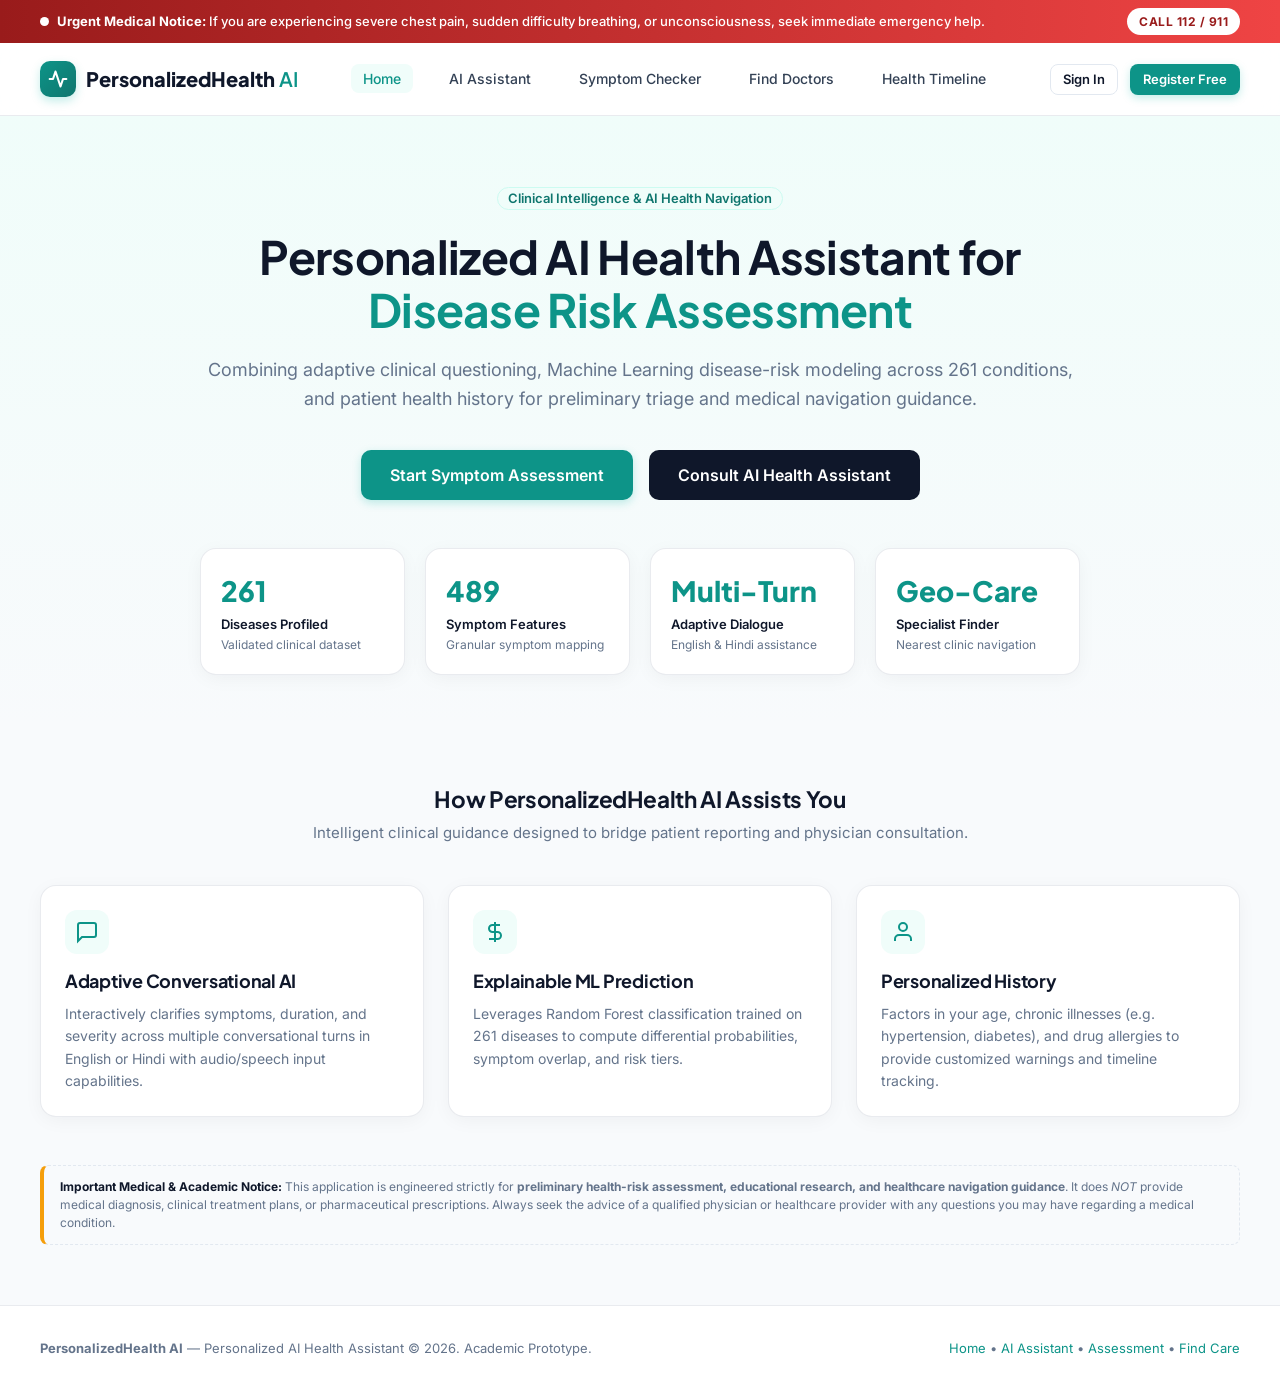
<file: frontend/index.html>
<!DOCTYPE html>
<html lang="en">
<head>
  <meta charset="UTF-8">
  <meta name="viewport" content="width=device-width, initial-scale=1.0">
  <title>PersonalizedHealth AI - Personalized AI Health Assistant</title>
  <link rel="stylesheet" href="css/style.css">
</head>
<body>

  <!-- Emergency Notice Bar -->
  <div class="emergency-banner">
    <div class="container" style="display:flex; justify-content:space-between; align-items:center; width:100%;">
      <div class="banner-left">
        <span class="pulse-dot"></span>
        <span><strong>Urgent Medical Notice:</strong> If you are experiencing severe chest pain, sudden difficulty breathing, or unconsciousness, seek immediate emergency help.</span>
      </div>
      <div class="banner-actions">
        <a href="tel:112" class="emergency-btn">Call 112 / 911</a>
      </div>
    </div>
  </div>

  <!-- Main Navigation -->
  <header class="navbar">
    <div class="container nav-inner">
      <a href="index.html" class="brand-logo">
        <div class="brand-icon">
          <svg width="20" height="20" viewBox="0 0 24 24" fill="none" stroke="currentColor" stroke-width="2.5" stroke-linecap="round" stroke-linejoin="round">
            <path d="M22 12h-4l-3 9L9 3l-3 9H2"/>
          </svg>
        </div>
        <span>PersonalizedHealth <span style="color:var(--primary); font-weight:600;">AI</span></span>
      </a>

      <ul class="nav-links">
        <li><a href="index.html" class="nav-link active">Home</a></li>
        <li><a href="chat.html" class="nav-link">AI Assistant</a></li>
        <li><a href="assessment.html" class="nav-link">Symptom Checker</a></li>
        <li><a href="nearby-healthcare.html" class="nav-link">Find Doctors</a></li>
        <li><a href="history.html" class="nav-link">Health Timeline</a></li>
      </ul>

      <div class="nav-right">
        <!-- Injected dynamically by api.js -->
      </div>
    </div>
  </header>

  <!-- Hero Section -->
  <main>
    <section style="padding: 70px 0 50px; background: linear-gradient(180deg, #f0fdfa 0%, #f8fafc 100%);">
      <div class="container" style="text-align: center; max-width: 920px;">
        <div class="badge badge-teal" style="margin-bottom: 20px; font-size: 13px;">
          <span>Clinical Intelligence & AI Health Navigation</span>
        </div>
        <h1 style="font-size: 46px; margin-bottom: 20px; color: var(--text-main); line-height: 1.15;">
          Personalized AI Health Assistant for <span style="color: var(--primary);">Disease Risk Assessment</span>
        </h1>
        <p style="font-size: 18px; color: var(--text-muted); margin-bottom: 36px; line-height: 1.6;">
          Combining adaptive clinical questioning, Machine Learning disease-risk modeling across 261 conditions, and patient health history for preliminary triage and medical navigation guidance.
        </p>

        <div style="display: flex; justify-content: center; gap: 16px; flex-wrap: wrap; margin-bottom: 48px;">
          <a href="assessment.html" class="btn btn-primary btn-lg">Start Symptom Assessment</a>
          <a href="chat.html" class="btn btn-secondary btn-lg">Consult AI Health Assistant</a>
        </div>

        <!-- Metrics Row -->
        <div class="grid-4" style="text-align: left; margin-top: 30px;">
          <div class="card" style="padding: 20px;">
            <div style="font-size: 28px; font-weight: 800; color: var(--primary); font-family: var(--font-heading);">261</div>
            <div style="font-size: 13px; font-weight: 600; color: var(--text-main);">Diseases Profiled</div>
            <div style="font-size: 12px; color: var(--text-muted);">Validated clinical dataset</div>
          </div>
          <div class="card" style="padding: 20px;">
            <div style="font-size: 28px; font-weight: 800; color: var(--primary); font-family: var(--font-heading);">489</div>
            <div style="font-size: 13px; font-weight: 600; color: var(--text-main);">Symptom Features</div>
            <div style="font-size: 12px; color: var(--text-muted);">Granular symptom mapping</div>
          </div>
          <div class="card" style="padding: 20px;">
            <div style="font-size: 28px; font-weight: 800; color: var(--primary); font-family: var(--font-heading);">Multi-Turn</div>
            <div style="font-size: 13px; font-weight: 600; color: var(--text-main);">Adaptive Dialogue</div>
            <div style="font-size: 12px; color: var(--text-muted);">English & Hindi assistance</div>
          </div>
          <div class="card" style="padding: 20px;">
            <div style="font-size: 28px; font-weight: 800; color: var(--primary); font-family: var(--font-heading);">Geo-Care</div>
            <div style="font-size: 13px; font-weight: 600; color: var(--text-main);">Specialist Finder</div>
            <div style="font-size: 12px; color: var(--text-muted);">Nearest clinic navigation</div>
          </div>
        </div>
      </div>
    </section>

    <!-- Key Capabilities Grid -->
    <section style="padding: 60px 0;">
      <div class="container">
        <div style="text-align: center; margin-bottom: 40px;">
          <h2>How PersonalizedHealth AI Assists You</h2>
          <p style="color: var(--text-muted); margin-top: 8px;">Intelligent clinical guidance designed to bridge patient reporting and physician consultation.</p>
        </div>

        <div class="grid-3">
          <div class="card card-hover">
            <div style="width: 44px; height: 44px; background: var(--primary-surface); color: var(--primary); border-radius: 12px; display: flex; align-items: center; justify-content: center; margin-bottom: 16px;">
              <svg width="24" height="24" viewBox="0 0 24 24" fill="none" stroke="currentColor" stroke-width="2"><path d="M21 15a2 2 0 0 1-2 2H7l-4 4V5a2 2 0 0 1 2-2h14a2 2 0 0 1 2 2z"/></svg>
            </div>
            <h3 style="font-size: 18px; margin-bottom: 10px;">Adaptive Conversational AI</h3>
            <p style="font-size: 14px; color: var(--text-muted); line-height: 1.6;">
              Interactively clarifies symptoms, duration, and severity across multiple conversational turns in English or Hindi with audio/speech input capabilities.
            </p>
          </div>

          <div class="card card-hover">
            <div style="width: 44px; height: 44px; background: var(--primary-surface); color: var(--primary); border-radius: 12px; display: flex; align-items: center; justify-content: center; margin-bottom: 16px;">
              <svg width="24" height="24" viewBox="0 0 24 24" fill="none" stroke="currentColor" stroke-width="2"><path d="M12 2v20M17 5H9.5a3.5 3.5 0 0 0 0 7h5a3.5 3.5 0 0 1 0 7H6"/></svg>
            </div>
            <h3 style="font-size: 18px; margin-bottom: 10px;">Explainable ML Prediction</h3>
            <p style="font-size: 14px; color: var(--text-muted); line-height: 1.6;">
              Leverages Random Forest classification trained on 261 diseases to compute differential probabilities, symptom overlap, and risk tiers.
            </p>
          </div>

          <div class="card card-hover">
            <div style="width: 44px; height: 44px; background: var(--primary-surface); color: var(--primary); border-radius: 12px; display: flex; align-items: center; justify-content: center; margin-bottom: 16px;">
              <svg width="24" height="24" viewBox="0 0 24 24" fill="none" stroke="currentColor" stroke-width="2"><path d="M20 21v-2a4 4 0 0 0-4-4H8a4 4 0 0 0-4 4v2"/><circle cx="12" cy="7" r="4"/></svg>
            </div>
            <h3 style="font-size: 18px; margin-bottom: 10px;">Personalized History</h3>
            <p style="font-size: 14px; color: var(--text-muted); line-height: 1.6;">
              Factors in your age, chronic illnesses (e.g. hypertension, diabetes), and drug allergies to provide customized warnings and timeline tracking.
            </p>
          </div>
        </div>

        <!-- Academic & Clinical Disclaimer Banner -->
        <div class="medical-disclaimer" style="margin-top: 48px; border-left: 4px solid var(--warning-amber);">
          <strong style="color: var(--text-main);">Important Medical & Academic Notice:</strong>
          This application is engineered strictly for <strong>preliminary health-risk assessment, educational research, and healthcare navigation guidance</strong>. It does <em>NOT</em> provide medical diagnosis, clinical treatment plans, or pharmaceutical prescriptions. Always seek the advice of a qualified physician or healthcare provider with any questions you may have regarding a medical condition.
        </div>
      </div>
    </section>
  </main>

  <!-- Footer -->
  <footer>
    <div class="container footer-inner">
      <div>
        <strong>PersonalizedHealth AI</strong> — Personalized AI Health Assistant &copy; 2026. Academic Prototype.
      </div>
      <div>
        <a href="index.html">Home</a> &bull;
        <a href="chat.html">AI Assistant</a> &bull;
        <a href="assessment.html">Assessment</a> &bull;
        <a href="nearby-healthcare.html">Find Care</a>
      </div>
    </div>
  </footer>

  <script src="js/api.js"></script>
</body>
</html>
</file>
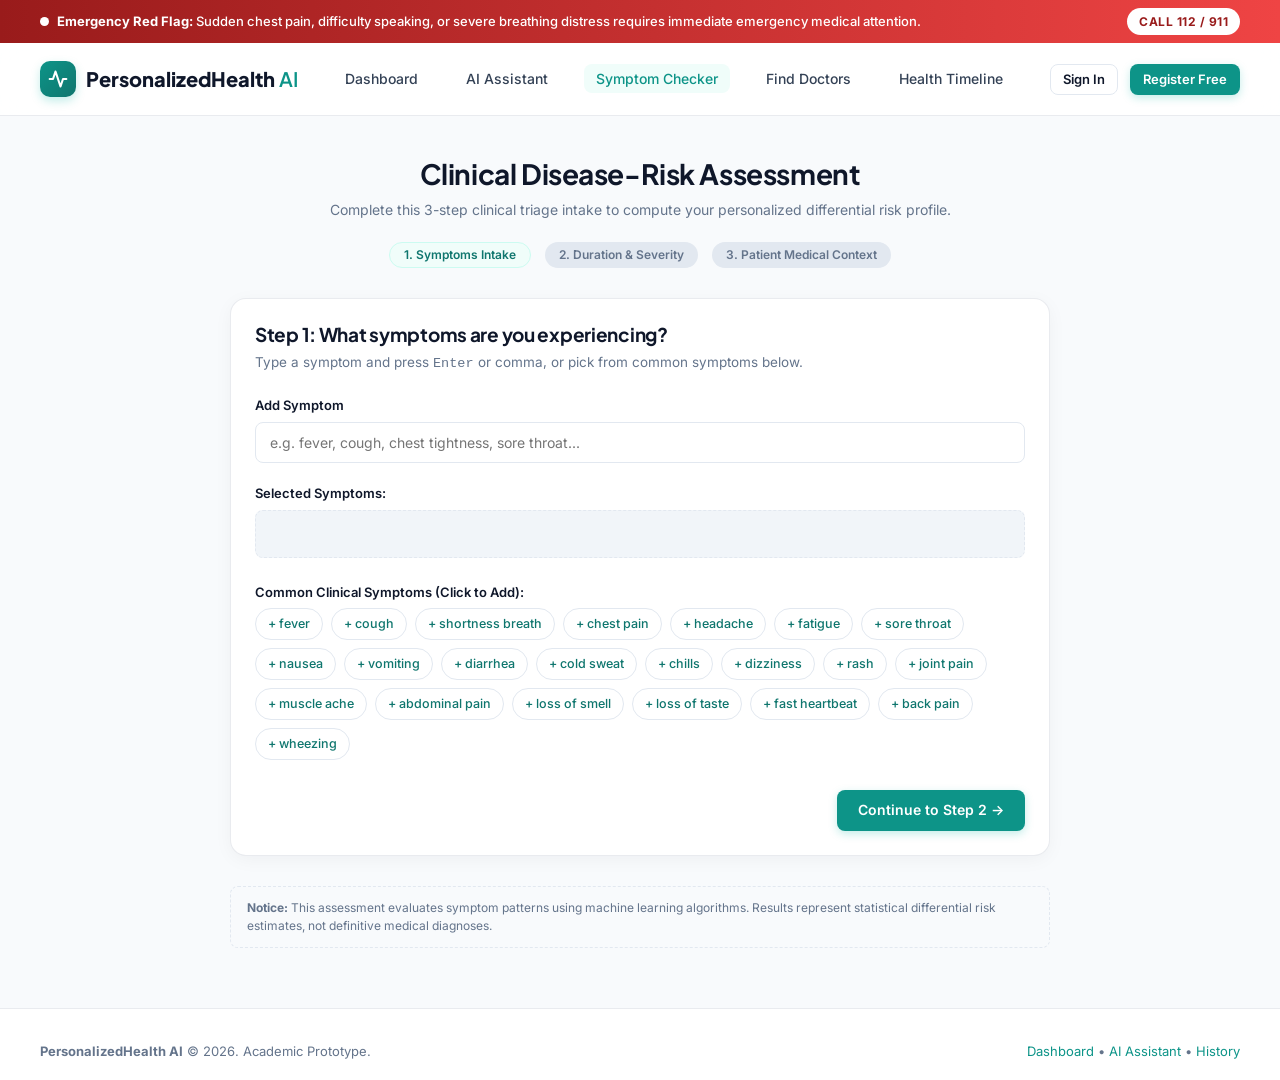
<file: frontend/assessment.html>
<!DOCTYPE html>
<html lang="en">
<head>
  <meta charset="UTF-8">
  <meta name="viewport" content="width=device-width, initial-scale=1.0">
  <title>Symptom Assessment - PersonalizedHealth AI</title>
  <link rel="stylesheet" href="css/style.css">
</head>
<body>

  <!-- Emergency Banner -->
  <div class="emergency-banner">
    <div class="container" style="display:flex; justify-content:space-between; align-items:center; width:100%;">
      <div class="banner-left">
        <span class="pulse-dot"></span>
        <span><strong>Emergency Red Flag:</strong> Sudden chest pain, difficulty speaking, or severe breathing distress requires immediate emergency medical attention.</span>
      </div>
      <div class="banner-actions">
        <a href="tel:112" class="emergency-btn">Call 112 / 911</a>
      </div>
    </div>
  </div>

  <!-- Navbar -->
  <header class="navbar">
    <div class="container nav-inner">
      <a href="dashboard.html" class="brand-logo">
        <div class="brand-icon">
          <svg width="20" height="20" viewBox="0 0 24 24" fill="none" stroke="currentColor" stroke-width="2.5" stroke-linecap="round" stroke-linejoin="round"><path d="M22 12h-4l-3 9L9 3l-3 9H2"/></svg>
        </div>
        <span>PersonalizedHealth <span style="color:var(--primary); font-weight:600;">AI</span></span>
      </a>

      <ul class="nav-links">
        <li><a href="dashboard.html" class="nav-link">Dashboard</a></li>
        <li><a href="chat.html" class="nav-link">AI Assistant</a></li>
        <li><a href="assessment.html" class="nav-link active">Symptom Checker</a></li>
        <li><a href="nearby-healthcare.html" class="nav-link">Find Doctors</a></li>
        <li><a href="history.html" class="nav-link">Health Timeline</a></li>
      </ul>

      <div class="nav-right">
        <!-- Injected dynamically -->
      </div>
    </div>
  </header>

  <main style="padding: 40px 0 60px;">
    <div class="container" style="max-width: 860px;">

      <!-- Wizard Header & Steps Indicator -->
      <div style="text-align: center; margin-bottom: 30px;">
        <h1 style="font-size: 28px; margin-bottom: 8px;">Clinical Disease-Risk Assessment</h1>
        <p style="color: var(--text-muted); font-size: 14px;">Complete this 3-step clinical triage intake to compute your personalized differential risk profile.</p>

        <div style="display: flex; justify-content: center; gap: 14px; margin-top: 20px;">
          <span id="step-indicator-1" class="badge badge-teal" style="padding: 6px 14px;">1. Symptoms Intake</span>
          <span id="step-indicator-2" class="badge" style="padding: 6px 14px; background:#e2e8f0; color:#64748b;">2. Duration & Severity</span>
          <span id="step-indicator-3" class="badge" style="padding: 6px 14px; background:#e2e8f0; color:#64748b;">3. Patient Medical Context</span>
        </div>
      </div>

      <!-- STEP 1: Symptoms -->
      <div id="step-1" class="card">
        <h2 style="font-size: 19px; margin-bottom: 6px;">Step 1: What symptoms are you experiencing?</h2>
        <p style="font-size: 13.5px; color: var(--text-muted); margin-bottom: 20px;">Type a symptom and press <kbd>Enter</kbd> or comma, or pick from common symptoms below.</p>

        <div class="form-group">
          <label class="form-label" for="symptom-input">Add Symptom</label>
          <input type="text" id="symptom-input" class="form-control" placeholder="e.g. fever, cough, chest tightness, sore throat...">
        </div>

        <div class="form-group">
          <label class="form-label">Selected Symptoms:</label>
          <div id="selected-symptoms-container" style="display: flex; flex-wrap: wrap; gap: 8px; min-height: 48px; padding: 12px; background: var(--bg-subtle); border-radius: var(--radius-btn); border: 1px dashed var(--border-subtle);">
            <!-- Tags rendered by assessment.js -->
          </div>
        </div>

        <div class="form-group" style="margin-top: 24px;">
          <label class="form-label">Common Clinical Symptoms (Click to Add):</label>
          <div id="symptom-suggestions" style="display: flex; flex-wrap: wrap; gap: 8px;">
            <!-- Rendered by assessment.js -->
          </div>
        </div>

        <div style="display: flex; justify-content: flex-end; margin-top: 30px;">
          <button type="button" onclick="nextStep(2)" class="btn btn-primary">Continue to Step 2 &rarr;</button>
        </div>
      </div>

      <!-- STEP 2: Duration & Severity -->
      <div id="step-2" class="card" style="display: none;">
        <h2 style="font-size: 19px; margin-bottom: 6px;">Step 2: Duration & Symptom Severity</h2>
        <p style="font-size: 13.5px; color: var(--text-muted); margin-bottom: 24px;">Help our AI engine understand the onset timeline and acute intensity of your condition.</p>

        <div class="form-group">
          <label class="form-label" for="assess-duration">How long have these symptoms persisted?</label>
          <select id="assess-duration" class="form-control">
            <option value="Less than 24 hours">Less than 24 hours</option>
            <option value="1 to 3 days" selected>1 to 3 days</option>
            <option value="4 to 7 days">4 to 7 days (About a week)</option>
            <option value="2 to 3 weeks">2 to 3 weeks</option>
            <option value="More than 1 month">More than 1 month (Chronic)</option>
          </select>
        </div>

        <div class="form-group" style="margin-top: 28px;">
          <div style="display: flex; justify-content: space-between; align-items: center; margin-bottom: 10px;">
            <label class="form-label" style="margin-bottom: 0;">Symptom Intensity / Discomfort</label>
            <span id="severity-val-text" class="badge badge-warning" style="font-size: 13px;">Moderate (4-7)</span>
          </div>
          <input type="range" id="severity-slider" min="1" max="10" value="5" style="width: 100%; height: 8px; accent-color: var(--primary); cursor: pointer;">
          <div style="display: flex; justify-content: space-between; font-size: 12px; color: var(--text-muted); margin-top: 6px;">
            <span>1 - Barely noticeable</span>
            <span>5 - Moderate discomfort</span>
            <span>10 - Unbearable / Severe</span>
          </div>
        </div>

        <div style="display: flex; justify-content: space-between; margin-top: 36px;">
          <button type="button" onclick="prevStep(1)" class="btn btn-outline">&larr; Back to Symptoms</button>
          <button type="button" onclick="nextStep(3)" class="btn btn-primary">Continue to Step 3 &rarr;</button>
        </div>
      </div>

      <!-- STEP 3: Patient Medical Context -->
      <div id="step-3" class="card" style="display: none;">
        <h2 style="font-size: 19px; margin-bottom: 6px;">Step 3: Patient Context & Health History</h2>
        <p style="font-size: 13.5px; color: var(--text-muted); margin-bottom: 24px;">Personalized risk factors, chronic illnesses, and drug sensitivities for accurate contraindication checks.</p>

        <div class="grid-2" style="gap: 16px; margin-bottom: 20px;">
          <div class="form-group">
            <label class="form-label" for="assess-age">Patient Age</label>
            <input type="number" id="assess-age" class="form-control" value="30" min="1" max="120">
          </div>
          <div class="form-group">
            <label class="form-label" for="assess-gender">Biological Gender</label>
            <select id="assess-gender" class="form-control">
              <option value="female">Female</option>
              <option value="male">Male</option>
              <option value="other">Other / Non-binary</option>
            </select>
          </div>
        </div>

        <div class="form-group">
          <label class="form-label">Known Chronic Conditions (Check all that apply):</label>
          <div style="display: grid; grid-template-columns: repeat(2, 1fr); gap: 10px; margin-top: 8px; font-size: 13.5px;">
            <label><input type="checkbox" name="chronic-condition" value="Hypertension"> Hypertension (High BP)</label>
            <label><input type="checkbox" name="chronic-condition" value="Type 2 Diabetes"> Type 2 Diabetes</label>
            <label><input type="checkbox" name="chronic-condition" value="Asthma"> Asthma / Respiratory</label>
            <label><input type="checkbox" name="chronic-condition" value="Coronary Artery Disease"> Heart Disease</label>
            <label><input type="checkbox" name="chronic-condition" value="Thyroid Disorder"> Thyroid Disorder</label>
            <label><input type="checkbox" name="chronic-condition" value="Kidney Disease"> Chronic Kidney Disease</label>
          </div>
        </div>

        <div class="form-group" style="margin-top: 24px;">
          <label class="form-label">Known Drug Allergies:</label>
          <div style="display: grid; grid-template-columns: repeat(3, 1fr); gap: 10px; margin-top: 8px; font-size: 13.5px;">
            <label><input type="checkbox" name="allergy" value="Penicillin"> Penicillin</label>
            <label><input type="checkbox" name="allergy" value="Aspirin / NSAIDs"> Aspirin / NSAIDs</label>
            <label><input type="checkbox" name="allergy" value="Sulfa drugs"> Sulfa Drugs</label>
          </div>
          <input type="text" id="custom-allergy" class="form-control" placeholder="Other allergy (optional)..." style="margin-top: 10px;">
        </div>

        <div class="form-group">
          <label class="form-label" for="lifestyle-notes">Lifestyle or Medication Notes (Optional)</label>
          <input type="text" id="lifestyle-notes" class="form-control" placeholder="e.g. Taking Metformin, daily smoker, pregnant...">
        </div>

        <div style="display: flex; justify-content: space-between; margin-top: 36px;">
          <button type="button" onclick="prevStep(2)" class="btn btn-outline">&larr; Back to Step 2</button>
          <button type="button" id="submit-assessment-btn" onclick="submitAssessment()" class="btn btn-primary btn-lg">
            Evaluate Clinical Risk &rarr;
          </button>
        </div>
      </div>

      <div class="medical-disclaimer" style="margin-top: 30px;">
        <strong>Notice:</strong> This assessment evaluates symptom patterns using machine learning algorithms. Results represent statistical differential risk estimates, not definitive medical diagnoses.
      </div>
    </div>
  </main>

  <!-- Footer -->
  <footer>
    <div class="container footer-inner">
      <div><strong>PersonalizedHealth AI</strong> &copy; 2026. Academic Prototype.</div>
      <div><a href="dashboard.html">Dashboard</a> &bull; <a href="chat.html">AI Assistant</a> &bull; <a href="history.html">History</a></div>
    </div>
  </footer>

  <script src="js/api.js"></script>
  <script src="js/assessment.js"></script>
</body>
</html>
</file>
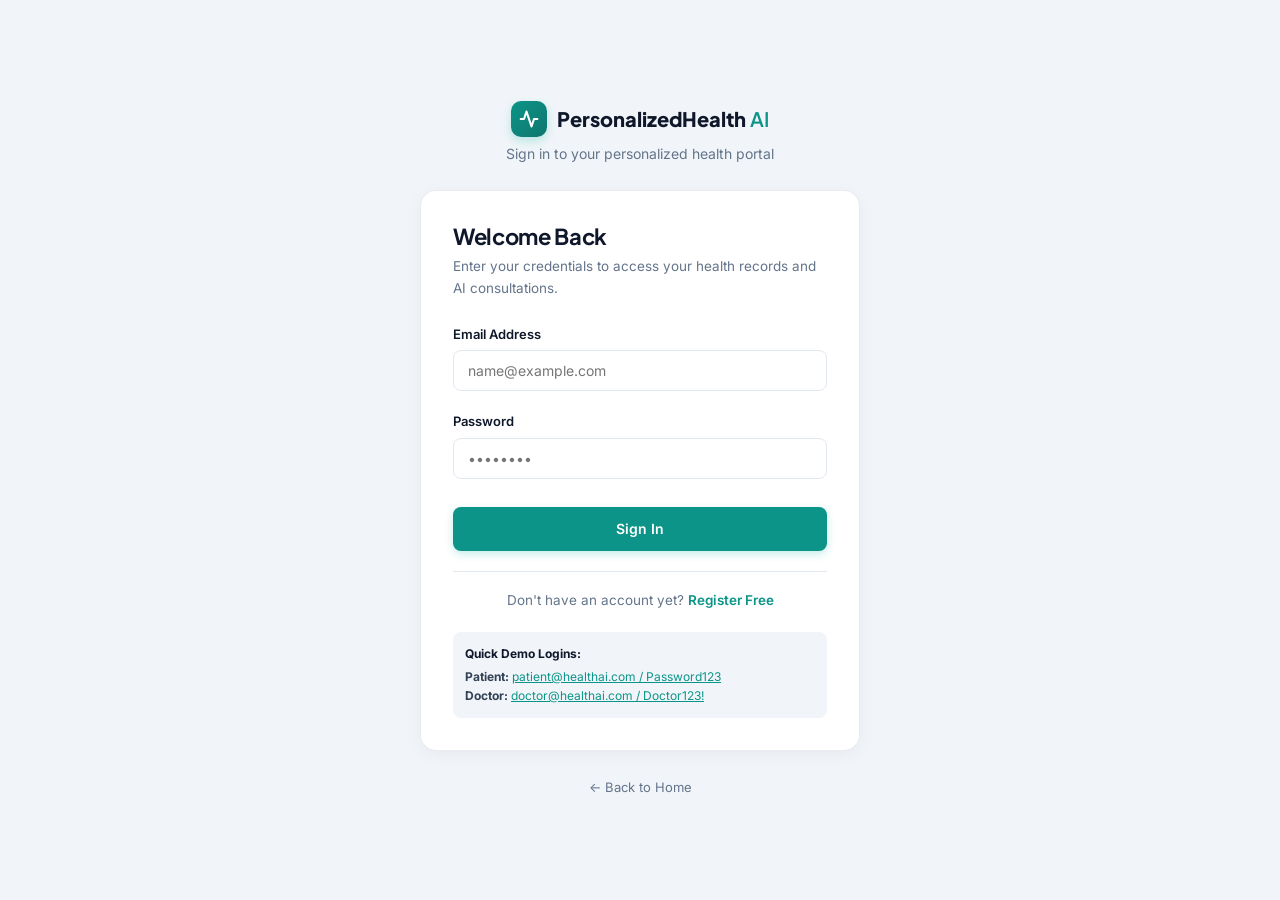
<file: frontend/chat.html>
<!DOCTYPE html>
<html lang="en">
<head>
  <meta charset="UTF-8">
  <meta name="viewport" content="width=device-width, initial-scale=1.0">
  <title>AI Health Assistant - PersonalizedHealth AI</title>
  <link rel="stylesheet" href="css/style.css">
</head>
<body>

  <!-- Emergency Banner -->
  <div class="emergency-banner">
    <div class="container" style="display:flex; justify-content:space-between; align-items:center; width:100%;">
      <div class="banner-left">
        <span class="pulse-dot"></span>
        <span><strong>Urgent Medical Notice:</strong> If experiencing acute chest pain, shortness of breath, or uncontrolled bleeding, dial 112 / 911 immediately.</span>
      </div>
      <div class="banner-actions">
        <a href="tel:112" class="emergency-btn">Call 112 / 911</a>
      </div>
    </div>
  </div>

  <!-- Navbar -->
  <header class="navbar">
    <div class="container nav-inner">
      <a href="dashboard.html" class="brand-logo">
        <div class="brand-icon">
          <svg width="20" height="20" viewBox="0 0 24 24" fill="none" stroke="currentColor" stroke-width="2.5" stroke-linecap="round" stroke-linejoin="round"><path d="M22 12h-4l-3 9L9 3l-3 9H2"/></svg>
        </div>
        <span>PersonalizedHealth <span style="color:var(--primary); font-weight:600;">AI</span></span>
      </a>

      <ul class="nav-links">
        <li><a href="dashboard.html" class="nav-link">Dashboard</a></li>
        <li><a href="chat.html" class="nav-link active">AI Assistant</a></li>
        <li><a href="assessment.html" class="nav-link">Symptom Checker</a></li>
        <li><a href="nearby-healthcare.html" class="nav-link">Find Doctors</a></li>
        <li><a href="history.html" class="nav-link">Health Timeline</a></li>
      </ul>

      <div class="nav-right">
        <!-- Dynamically rendered -->
      </div>
    </div>
  </header>

  <!-- Chat Main Workspace -->
  <main style="padding: 30px 0 50px;">
    <div class="container" style="max-width: 980px;">

      <!-- Convert to Assessment Banner (appears once symptoms are discussed) -->
      <div id="convert-assessment-banner" style="display:none; justify-content:space-between; align-items:center; background:#ecfdf5; border:1px solid #a7f3d0; border-radius:var(--radius-btn); padding:12px 18px; margin-bottom:16px;">
        <div style="font-size:13.5px; color:#065f46;">
          <strong>Structured Symptoms Detected:</strong> You can convert this consultation into a formal clinical disease-risk assessment.
        </div>
        <a id="convert-assessment-link" href="assessment.html" class="btn btn-primary btn-sm">Run Full Assessment &rarr;</a>
      </div>

      <!-- Chat Container -->
      <div class="chat-container">
        <!-- Chat Header -->
        <div class="chat-header">
          <div style="display: flex; align-items: center; gap: 10px;">
            <div style="width: 10px; height: 10px; border-radius: 50%; background: var(--success-emerald);"></div>
            <div>
              <div style="font-weight: 700; color: var(--text-main); font-size: 15px;">PersonalizedHealth Clinical AI Assistant</div>
              <div style="font-size: 11.5px; color: var(--text-muted);">Adaptive Questioning &bull; Multilingual Support &bull; Heuristic Reasoning</div>
            </div>
          </div>

          <div style="display: flex; align-items: center; gap: 10px;">
            <!-- Language Switcher -->
            <select id="chat-language-select" class="form-control" style="width: auto; padding: 6px 12px; font-size: 13px;">
              <option value="en">English</option>
              <option value="hi">हिंदी (Hindi)</option>
            </select>

            <button onclick="startNewSession()" class="btn btn-outline btn-sm" title="Start fresh consultation">+ New Session</button>
          </div>
        </div>

        <!-- Chat Messages Stream -->
        <div id="chat-messages" class="chat-messages">
          <!-- Populated dynamically by chat.js -->
        </div>

        <!-- Prompt Suggestions -->
        <div class="chat-prompt-pills">
          <span style="font-size: 12px; color: var(--text-muted); align-self: center; margin-right: 4px;">Suggestions:</span>
          <button class="prompt-pill" onclick="sendQuickPrompt('I have had high fever and dry cough for 3 days')">Fever & dry cough</button>
          <button class="prompt-pill" onclick="sendQuickPrompt('I feel chest pain, shortness of breath, and cold sweat')">Chest discomfort & sweat</button>
          <button class="prompt-pill" onclick="sendQuickPrompt('Severe throbbing headache with nausea and light sensitivity')">Throbbing headache</button>
          <button class="prompt-pill" onclick="sendQuickPrompt('मुझको तेज बुखार और बदन दर्द है')">तेज बुखार और दर्द (Hindi)</button>
        </div>

        <!-- Input Dock -->
        <div class="chat-input-bar">
          <button id="chat-mic-btn" class="mic-btn" title="Voice Input (Speech-to-Text)">
            <svg width="20" height="20" viewBox="0 0 24 24" fill="none" stroke="currentColor" stroke-width="2" stroke-linecap="round" stroke-linejoin="round">
              <path d="M12 1a3 3 0 0 0-3 3v8a3 3 0 0 0 6 0V4a3 3 0 0 0-3-3z"/>
              <path d="M19 10v2a7 7 0 0 1-14 0v-2"/>
              <line x1="12" y1="19" x2="12" y2="23"/>
              <line x1="8" y1="23" x2="16" y2="23"/>
            </svg>
          </button>

          <input type="text" id="chat-input" class="form-control" placeholder="Describe your symptoms, how long you've had them, severity..." autocomplete="off">

          <button id="chat-send-btn" class="btn btn-primary" style="padding: 10px 18px;">
            <span>Send</span>
            <svg width="16" height="16" viewBox="0 0 24 24" fill="none" stroke="currentColor" stroke-width="2"><line x1="22" y1="2" x2="11" y2="13"/><polygon points="22 2 15 22 11 13 2 9 22 2"/></svg>
          </button>
        </div>
      </div>

      <!-- Disclaimer -->
      <div class="medical-disclaimer">
        <strong>Academic & Clinical Protocol Notice:</strong> Conversations are analyzed for preliminary disease-risk estimation and healthcare navigation. The assistant does NOT prescribe medication or replace certified medical consultations.
      </div>
    </div>
  </main>

  <!-- Footer -->
  <footer>
    <div class="container footer-inner">
      <div><strong>PersonalizedHealth AI</strong> &copy; 2026. Academic Health Project.</div>
      <div><a href="dashboard.html">Dashboard</a> &bull; <a href="assessment.html">Assessment</a> &bull; <a href="nearby-healthcare.html">Find Care</a></div>
    </div>
  </footer>

  <script src="js/api.js"></script>
  <script src="js/chat.js"></script>
</body>
</html>
</file>
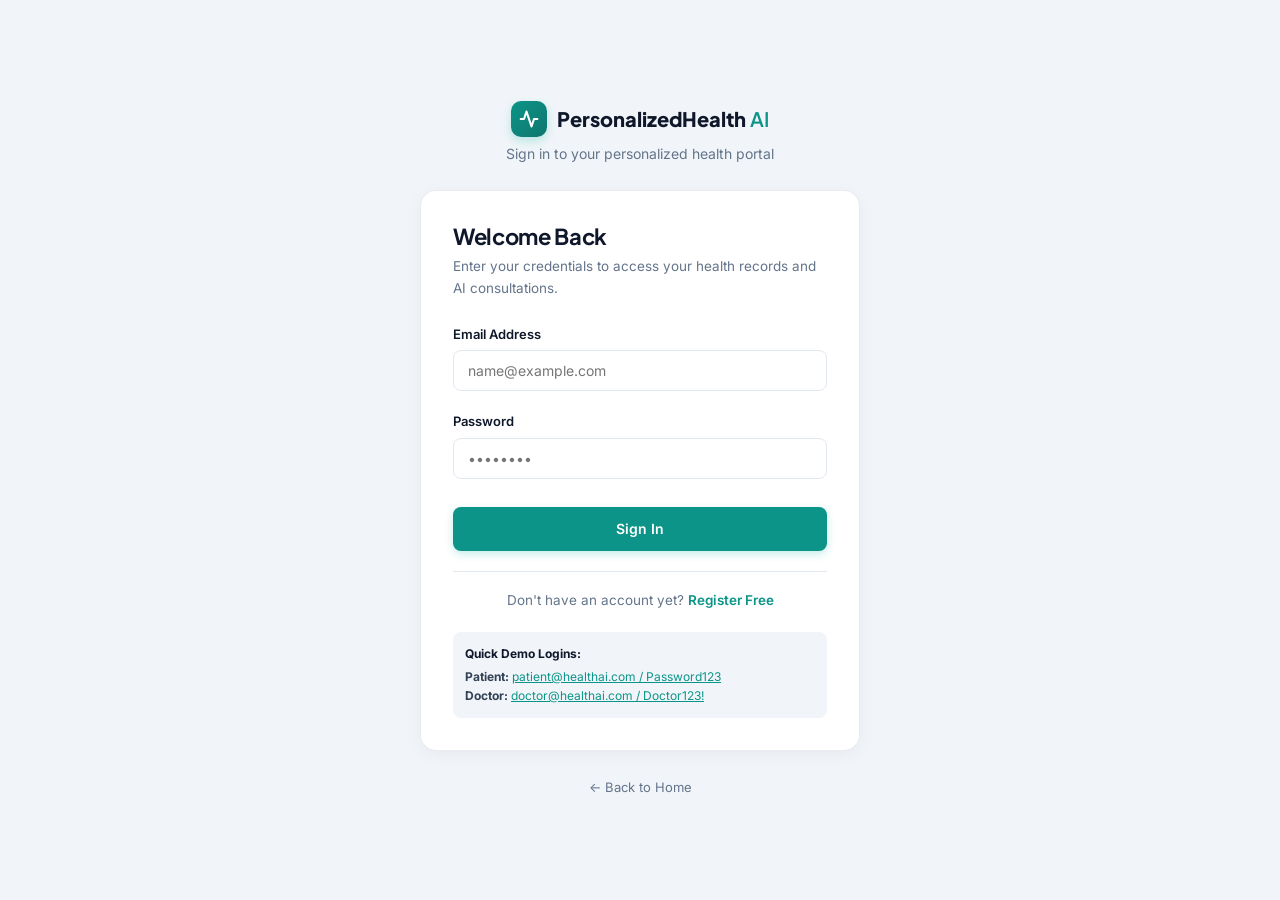
<file: frontend/dashboard.html>
<!DOCTYPE html>
<html lang="en">
<head>
  <meta charset="UTF-8">
  <meta name="viewport" content="width=device-width, initial-scale=1.0">
  <title>Dashboard - PersonalizedHealth AI</title>
  <link rel="stylesheet" href="css/style.css">
</head>
<body>

  <!-- Emergency Notice Bar -->
  <div class="emergency-banner">
    <div class="container" style="display:flex; justify-content:space-between; align-items:center; width:100%;">
      <div class="banner-left">
        <span class="pulse-dot"></span>
        <span><strong>Urgent Medical Notice:</strong> In case of chest tightness, sudden numbness, or acute shortness of breath, dial emergency services immediately.</span>
      </div>
      <div class="banner-actions">
        <a href="tel:112" class="emergency-btn">Call 112 / 911</a>
      </div>
    </div>
  </div>

  <!-- Header -->
  <header class="navbar">
    <div class="container nav-inner">
      <a href="dashboard.html" class="brand-logo">
        <div class="brand-icon">
          <svg width="20" height="20" viewBox="0 0 24 24" fill="none" stroke="currentColor" stroke-width="2.5" stroke-linecap="round" stroke-linejoin="round"><path d="M22 12h-4l-3 9L9 3l-3 9H2"/></svg>
        </div>
        <span>PersonalizedHealth <span style="color:var(--primary); font-weight:600;">AI</span></span>
      </a>

      <ul class="nav-links">
        <li><a href="dashboard.html" class="nav-link active">Dashboard</a></li>
        <li><a href="chat.html" class="nav-link">AI Assistant</a></li>
        <li><a href="assessment.html" class="nav-link">Symptom Checker</a></li>
        <li><a href="nearby-healthcare.html" class="nav-link">Find Doctors</a></li>
        <li><a href="history.html" class="nav-link">Health Timeline</a></li>
        <li><a href="profile.html" class="nav-link">My Profile</a></li>
      </ul>

      <div class="nav-right">
        <!-- Filled by api.js -->
      </div>
    </div>
  </header>

  <!-- Dashboard Main Content -->
  <main style="padding: 40px 0 60px;">
    <div class="container">
      
      <!-- Greeting & Overview Card -->
      <div class="card" style="margin-bottom: 28px; background: linear-gradient(135deg, #ffffff 0%, #f0fdfa 100%); border-left: 5px solid var(--primary);">
        <div style="display: flex; justify-content: space-between; align-items: center; flex-wrap: wrap; gap: 16px;">
          <div>
            <div class="badge badge-teal" style="margin-bottom: 8px;">Verified Patient Portal</div>
            <h1 style="font-size: 26px; margin-bottom: 6px;">Welcome back, <span id="user-greeting-name">Patient</span></h1>
            <p style="color: var(--text-muted); font-size: 14px;">
              Profile: <span id="user-profile-meta">Loading details...</span> &bull; Status: <span style="color:var(--success-emerald); font-weight:600;">Active Clinical Monitoring</span>
            </p>
          </div>
          <div style="display: flex; gap: 10px;">
            <a href="assessment.html" class="btn btn-primary">+ New Assessment</a>
            <a href="chat.html" class="btn btn-secondary">Open AI Assistant</a>
          </div>
        </div>
      </div>

      <!-- Quick Action Cards Grid -->
      <div class="grid-4" style="margin-bottom: 36px;">
        
        <div class="card card-hover" style="cursor: pointer;" onclick="location.href='assessment.html'">
          <div style="width: 44px; height: 44px; background: var(--primary-surface); color: var(--primary); border-radius: 12px; display: flex; align-items: center; justify-content: center; margin-bottom: 14px;">
            <svg width="22" height="22" viewBox="0 0 24 24" fill="none" stroke="currentColor" stroke-width="2"><path d="M9 11l3 3L22 4"/><path d="M21 12v7a2 2 0 0 1-2 2H5a2 2 0 0 1-2-2V5a2 2 0 0 1 2-2h11"/></svg>
          </div>
          <h3 style="font-size: 16px; margin-bottom: 6px;">Symptom Triage</h3>
          <p style="font-size: 13px; color: var(--text-muted); margin-bottom: 12px;">Step-by-step risk scoring evaluated against 261 diseases.</p>
          <span style="font-size: 13px; font-weight: 600; color: var(--primary);">Begin Checker &rarr;</span>
        </div>

        <div class="card card-hover" style="cursor: pointer;" onclick="location.href='chat.html'">
          <div style="width: 44px; height: 44px; background: #eff6ff; color: #2563eb; border-radius: 12px; display: flex; align-items: center; justify-content: center; margin-bottom: 14px;">
            <svg width="22" height="22" viewBox="0 0 24 24" fill="none" stroke="currentColor" stroke-width="2"><path d="M21 15a2 2 0 0 1-2 2H7l-4 4V5a2 2 0 0 1 2-2h14a2 2 0 0 1 2 2z"/></svg>
          </div>
          <h3 style="font-size: 16px; margin-bottom: 6px;">Conversational AI</h3>
          <p style="font-size: 13px; color: var(--text-muted); margin-bottom: 12px;">Adaptive questioning in English/Hindi with voice dictation.</p>
          <span style="font-size: 13px; font-weight: 600; color: #2563eb;">Start Chat &rarr;</span>
        </div>

        <div class="card card-hover" style="cursor: pointer;" onclick="location.href='nearby-healthcare.html'">
          <div style="width: 44px; height: 44px; background: #fdf4ff; color: #c026d3; border-radius: 12px; display: flex; align-items: center; justify-content: center; margin-bottom: 14px;">
            <svg width="22" height="22" viewBox="0 0 24 24" fill="none" stroke="currentColor" stroke-width="2"><path d="M21 10c0 7-9 13-9 13s-9-6-9-13a9 9 0 0 1 18 0z"/><circle cx="12" cy="10" r="3"/></svg>
          </div>
          <h3 style="font-size: 16px; margin-bottom: 6px;">Nearby Healthcare</h3>
          <p style="font-size: 13px; color: var(--text-muted); margin-bottom: 12px;">Interactive map of clinics, hospitals, and specialists.</p>
          <span style="font-size: 13px; font-weight: 600; color: #c026d3;">Locate Care &rarr;</span>
        </div>

        <div class="card card-hover" style="cursor: pointer;" onclick="location.href='history.html'">
          <div style="width: 44px; height: 44px; background: #fefce8; color: #ca8a04; border-radius: 12px; display: flex; align-items: center; justify-content: center; margin-bottom: 14px;">
            <svg width="22" height="22" viewBox="0 0 24 24" fill="none" stroke="currentColor" stroke-width="2"><circle cx="12" cy="12" r="10"/><polyline points="12 6 12 12 16 14"/></svg>
          </div>
          <h3 style="font-size: 16px; margin-bottom: 6px;">Health Timeline</h3>
          <p style="font-size: 13px; color: var(--text-muted); margin-bottom: 12px;">Review past triage logs and physician navigation notes.</p>
          <span style="font-size: 13px; font-weight: 600; color: #ca8a04;">View History &rarr;</span>
        </div>
      </div>

      <!-- Split Layout: Recent History + System Health Telemetry -->
      <div class="grid-split">
        <!-- Recent Assessments Section -->
        <div class="card">
          <div class="card-header">
            <h2 class="card-title">Recent Health Assessments</h2>
            <a href="history.html" style="font-size: 13px; font-weight: 600;">View All History &rarr;</a>
          </div>

          <div id="recent-history-list" style="display: flex; flex-direction: column; gap: 14px;">
            <div style="text-align: center; padding: 30px 20px; color: var(--text-muted); font-size: 14px;">
              Loading your previous assessments...
            </div>
          </div>
        </div>

        <!-- System Diagnostic Telemetry -->
        <div class="card">
          <h2 class="card-title" style="margin-bottom: 16px;">Diagnostic Infrastructure Status</h2>
          <div style="display: flex; flex-direction: column; gap: 14px; font-size: 13.5px;">
            
            <div style="display: flex; justify-content: space-between; align-items: center; padding: 10px 14px; background: var(--bg-subtle); border-radius: var(--radius-btn);">
              <div>
                <div style="font-weight: 600; color: var(--text-main);">Spring Boot Core API</div>
                <div style="font-size: 12px; color: var(--text-muted);">Port 8080 &bull; Java 22 &bull; JPA/Hibernate</div>
              </div>
              <span class="badge badge-success">Online</span>
            </div>

            <div style="display: flex; justify-content: space-between; align-items: center; padding: 10px 14px; background: var(--bg-subtle); border-radius: var(--radius-btn);">
              <div>
                <div style="font-weight: 600; color: var(--text-main);">ML Inference Service</div>
                <div style="font-size: 12px; color: var(--text-muted);">Port 8000 &bull; Random Forest (261 Classes)</div>
              </div>
              <span id="ml-status-badge" class="badge badge-teal">Checking...</span>
            </div>

            <div style="display: flex; justify-content: space-between; align-items: center; padding: 10px 14px; background: var(--bg-subtle); border-radius: var(--radius-btn);">
              <div>
                <div style="font-weight: 600; color: var(--text-main);">Spring AI Clinical Engine</div>
                <div style="font-size: 12px; color: var(--text-muted);">Adaptive Questioning & Heuristics</div>
              </div>
              <span class="badge badge-success">Active</span>
            </div>
          </div>

          <div class="medical-disclaimer" style="margin-top: 20px;">
            Preliminary health assessment platform. Triage indications must be confirmed by certified clinical professionals.
          </div>
        </div>
      </div>
    </div>
  </main>

  <!-- Footer -->
  <footer>
    <div class="container footer-inner">
      <div><strong>PersonalizedHealth AI</strong> &copy; 2026. Academic Health Project.</div>
      <div><a href="chat.html">AI Assistant</a> &bull; <a href="assessment.html">Assessment</a> &bull; <a href="history.html">History</a></div>
    </div>
  </footer>

  <script src="js/api.js"></script>
  <script>
    document.addEventListener('DOMContentLoaded', async () => {
      // 1. Check authentication
      if (!isLoggedIn()) {
        window.location.href = 'login.html';
        return;
      }

      const user = getUser();
      if (user) {
        document.getElementById('user-greeting-name').textContent = user.fullName || user.email;
        document.getElementById('user-profile-meta').textContent = `Age: ${user.age || 'N/A'}, Gender: ${user.gender || 'N/A'}, Lang: ${user.preferredLanguage === 'hi' ? 'Hindi' : 'English'}`;
      }

      // 2. Load ML Status
      try {
        const mlStatus = await PredictionAPI.getStatus();
        const badge = document.getElementById('ml-status-badge');
        if (mlStatus.status === 'UP') {
          badge.className = 'badge badge-success';
          badge.textContent = `Online (${mlStatus.total_classes} Diseases)`;
        } else {
          badge.className = 'badge badge-warning';
          badge.textContent = 'Fallback Mode Active';
        }
      } catch (e) {
        const badge = document.getElementById('ml-status-badge');
        badge.className = 'badge badge-warning';
        badge.textContent = 'Fallback Mode Active';
      }

      // 3. Load Recent Assessments
      try {
        const histories = await HistoryAPI.getAll();
        const listEl = document.getElementById('recent-history-list');
        if (!histories || histories.length === 0) {
          listEl.innerHTML = `
            <div style="text-align: center; padding: 24px; color: var(--text-muted); font-size: 14px;">
              No past assessments found. Complete your first symptom check to see records here.
              <div style="margin-top: 12px;">
                <a href="assessment.html" class="btn btn-primary btn-sm">Start First Assessment</a>
              </div>
            </div>
          `;
          return;
        }

        listEl.innerHTML = histories.slice(0, 4).map(h => {
          let badgeClass = 'badge-teal';
          if (h.riskAssessmentResult?.toLowerCase().includes('infarction') || h.suggestedSpecialty?.toLowerCase().includes('emergency')) {
            badgeClass = 'badge-urgent';
          }
          const dateStr = h.assessmentDate ? new Date(h.assessmentDate).toLocaleDateString(undefined, { month: 'short', day: 'numeric', year: 'numeric' }) : 'Recent';

          return `
            <div style="padding: 14px; border: 1px solid var(--border-subtle); border-radius: var(--radius-btn); background: #ffffff; display: flex; justify-content: space-between; align-items: center; gap: 12px;">
              <div>
                <div style="font-weight: 700; color: var(--text-main); font-size: 15px;">${h.riskAssessmentResult || 'Health Check'}</div>
                <div style="font-size: 12.5px; color: var(--text-muted); margin-top: 2px;">
                  Symptoms: <strong>${h.symptoms}</strong> &bull; Recommended: <em>${h.suggestedSpecialty || 'General Physician'}</em>
                </div>
                <div style="font-size: 11.5px; color: var(--text-subtle); margin-top: 4px;">Date: ${dateStr} &bull; Searched: ${h.searchesCount || 0} times</div>
              </div>
              <div style="text-align: right;">
                <span class="badge ${badgeClass}" style="margin-bottom: 6px;">${h.suggestedSpecialty || 'Assessment'}</span>
                <div><a href="history.html?id=${h.id}" style="font-size: 12.5px; font-weight: 600;">View Details &rarr;</a></div>
              </div>
            </div>
          `;
        }).join('');
      } catch (err) {
        console.error('Failed to load history:', err);
      }
    });
  </script>
</body>
</html>
</file>
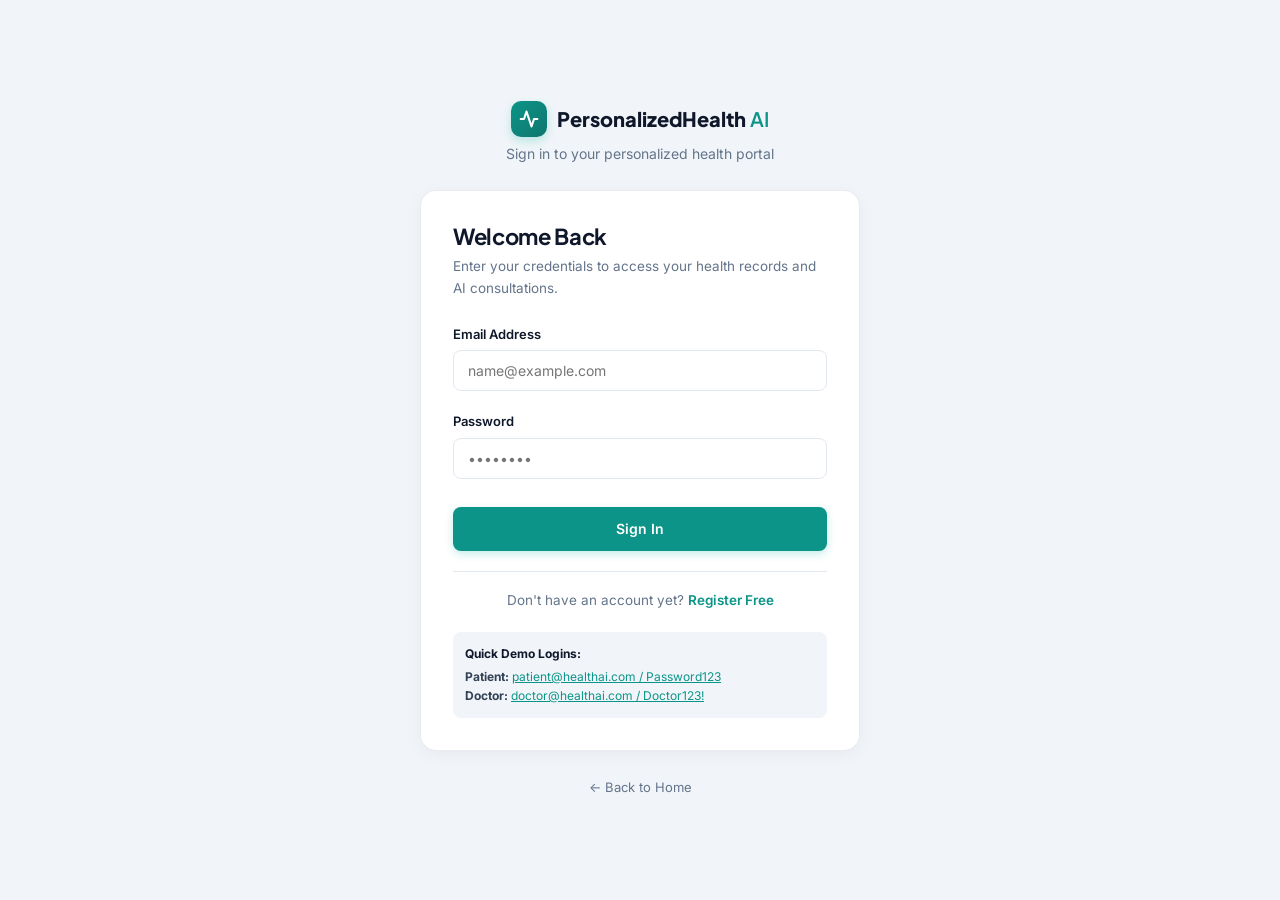
<file: frontend/history.html>
<!DOCTYPE html>
<html lang="en">
<head>
  <meta charset="UTF-8">
  <meta name="viewport" content="width=device-width, initial-scale=1.0">
  <title>Health Assessment Timeline - PersonalizedHealth AI</title>
  <link rel="stylesheet" href="css/style.css">
</head>
<body>

  <!-- Emergency Banner -->
  <div class="emergency-banner">
    <div class="container" style="display:flex; justify-content:space-between; align-items:center; width:100%;">
      <div class="banner-left">
        <span class="pulse-dot"></span>
        <span><strong>Emergency Protocol:</strong> If you feel chest pressure, acute dizziness, or sudden weakness, call 112 / 911 immediately.</span>
      </div>
      <div class="banner-actions">
        <a href="tel:112" class="emergency-btn">Call 112 / 911</a>
      </div>
    </div>
  </div>

  <!-- Navbar -->
  <header class="navbar">
    <div class="container nav-inner">
      <a href="dashboard.html" class="brand-logo">
        <div class="brand-icon">
          <svg width="20" height="20" viewBox="0 0 24 24" fill="none" stroke="currentColor" stroke-width="2.5" stroke-linecap="round" stroke-linejoin="round"><path d="M22 12h-4l-3 9L9 3l-3 9H2"/></svg>
        </div>
        <span>PersonalizedHealth <span style="color:var(--primary); font-weight:600;">AI</span></span>
      </a>

      <ul class="nav-links">
        <li><a href="dashboard.html" class="nav-link">Dashboard</a></li>
        <li><a href="chat.html" class="nav-link">AI Assistant</a></li>
        <li><a href="assessment.html" class="nav-link">Symptom Checker</a></li>
        <li><a href="nearby-healthcare.html" class="nav-link">Find Doctors</a></li>
        <li><a href="history.html" class="nav-link active">Health Timeline</a></li>
      </ul>

      <div class="nav-right">
        <!-- Rendered by api.js -->
      </div>
    </div>
  </header>

  <main style="padding: 40px 0 60px;">
    <div class="container" style="max-width: 920px;">

      <div style="display: flex; justify-content: space-between; align-items: center; flex-wrap: wrap; gap: 16px; margin-bottom: 28px;">
        <div>
          <h1 style="font-size: 26px; margin-bottom: 4px;">Health Assessment Timeline</h1>
          <p style="color: var(--text-muted); font-size: 14px;">Historical records of your preliminary risk consultations and physician navigation logs.</p>
        </div>
        <a href="assessment.html" class="btn btn-primary">+ New Assessment</a>
      </div>

      <!-- Search & Filters -->
      <div class="card" style="padding: 16px; margin-bottom: 24px;">
        <div class="grid-2" style="gap: 14px;">
          <div>
            <input type="text" id="history-search-input" class="form-control" placeholder="Search by symptom, condition name, or doctor specialty...">
          </div>
          <div>
            <select id="history-filter-select" class="form-control">
              <option value="all">All Assessments</option>
              <option value="emergency">High Acuity / Emergency Only</option>
              <option value="frequent">Frequently Reviewed</option>
            </select>
          </div>
        </div>
      </div>

      <!-- Timeline Container -->
      <div id="history-timeline-container">
        <div style="text-align: center; padding: 40px; color: var(--text-muted);">
          Loading your health consultation history...
        </div>
      </div>
    </div>
  </main>

  <!-- History Detail Modal -->
  <div id="history-modal" style="display: none; position: fixed; inset: 0; background: rgba(15, 23, 42, 0.5); backdrop-filter: blur(4px); z-index: 2500; align-items: center; justify-content: center; padding: 20px;">
    <div class="card" style="width: 100%; max-width: 600px; max-height: 85vh; overflow-y: auto; position: relative;">
      <button onclick="closeHistoryModal()" style="position: absolute; top: 16px; right: 18px; background: none; border: none; font-size: 24px; cursor: pointer; color: var(--text-muted);">&times;</button>
      <div id="history-modal-body">
        <!-- Injected dynamically by history.js -->
      </div>
    </div>
  </div>

  <!-- Footer -->
  <footer>
    <div class="container footer-inner">
      <div><strong>PersonalizedHealth AI</strong> &copy; 2026. Academic Health Project.</div>
      <div><a href="dashboard.html">Dashboard</a> &bull; <a href="chat.html">AI Assistant</a> &bull; <a href="assessment.html">Assessment</a></div>
    </div>
  </footer>

  <script src="js/api.js"></script>
  <script src="js/history.js"></script>
</body>
</html>
</file>
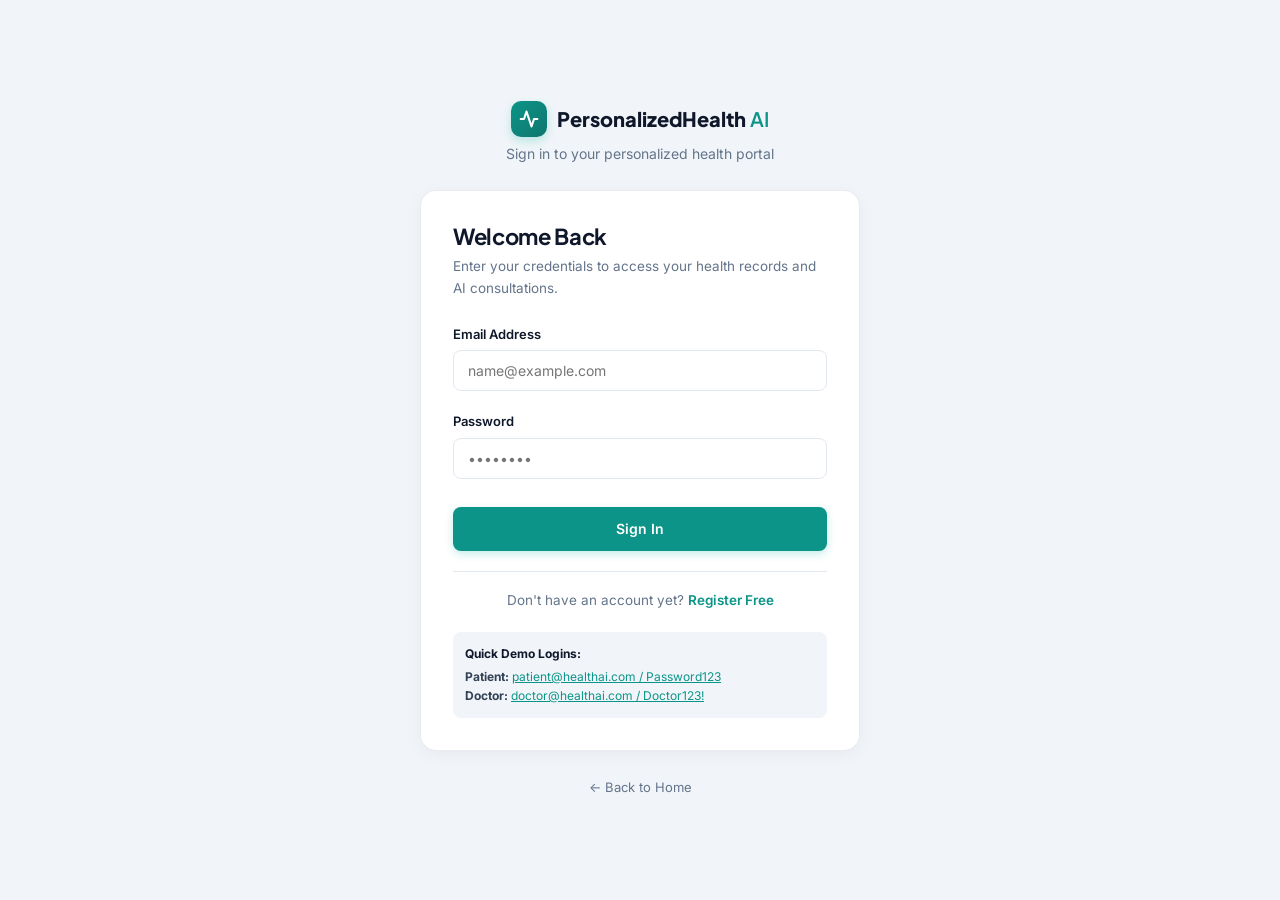
<file: frontend/login.html>
<!DOCTYPE html>
<html lang="en">
<head>
  <meta charset="UTF-8">
  <meta name="viewport" content="width=device-width, initial-scale=1.0">
  <title>Sign In - PersonalizedHealth AI</title>
  <link rel="stylesheet" href="css/style.css">
</head>
<body style="display:flex; flex-direction:column; justify-content:center; align-items:center; min-height:100vh; background:#f1f5f9; padding:20px;">

  <div style="margin-bottom: 24px; text-align: center;">
    <a href="index.html" class="brand-logo" style="justify-content: center;">
      <div class="brand-icon">
        <svg width="20" height="20" viewBox="0 0 24 24" fill="none" stroke="currentColor" stroke-width="2.5" stroke-linecap="round" stroke-linejoin="round">
          <path d="M22 12h-4l-3 9L9 3l-3 9H2"/>
        </svg>
      </div>
      <span>PersonalizedHealth <span style="color:var(--primary); font-weight:600;">AI</span></span>
    </a>
    <p style="color: var(--text-muted); font-size: 14px; margin-top: 6px;">Sign in to your personalized health portal</p>
  </div>

  <div class="card" style="width: 100%; max-width: 440px; padding: 32px;">
    <h2 style="font-size: 22px; margin-bottom: 6px;">Welcome Back</h2>
    <p style="font-size: 13.5px; color: var(--text-muted); margin-bottom: 24px;">Enter your credentials to access your health records and AI consultations.</p>

    <div id="login-alert" style="display:none; padding:10px 14px; border-radius:var(--radius-btn); margin-bottom:18px; font-size:13px;"></div>

    <form id="login-form">
      <div class="form-group">
        <label class="form-label" for="email">Email Address</label>
        <input type="email" id="email" class="form-control" placeholder="name@example.com" required autocomplete="email">
      </div>

      <div class="form-group">
        <div style="display:flex; justify-content:space-between; align-items:center; margin-bottom:6px;">
          <label class="form-label" for="password" style="margin-bottom:0;">Password</label>
        </div>
        <input type="password" id="password" class="form-control" placeholder="••••••••" required autocomplete="current-password">
      </div>

      <button type="submit" id="submit-btn" class="btn btn-primary" style="width:100%; padding:12px; margin-top:8px;">Sign In</button>
    </form>

    <div style="margin-top: 20px; padding-top: 18px; border-top: 1px solid var(--border-subtle); text-align: center; font-size: 13.5px; color: var(--text-muted);">
      Don't have an account yet? <a href="register.html" style="font-weight:600;">Register Free</a>
    </div>

    <!-- Demo Credentials Helper -->
    <div style="margin-top: 20px; background: var(--bg-subtle); border-radius: var(--radius-btn); padding: 12px; font-size: 12px; color: var(--text-body);">
      <div style="font-weight: 700; margin-bottom: 4px; color: var(--text-main);">Quick Demo Logins:</div>
      <div><strong>Patient:</strong> <span style="cursor:pointer; color:var(--primary); text-decoration:underline;" onclick="fillCreds('patient@healthai.com', 'Password123')">patient@healthai.com / Password123</span></div>
      <div><strong>Doctor:</strong> <span style="cursor:pointer; color:var(--primary); text-decoration:underline;" onclick="fillCreds('doctor@healthai.com', 'Doctor123!')">doctor@healthai.com / Doctor123!</span></div>
    </div>
  </div>

  <div style="margin-top: 24px;">
    <a href="index.html" style="font-size: 13px; color: var(--text-muted);">&larr; Back to Home</a>
  </div>

  <script src="js/api.js"></script>
  <script>
    function fillCreds(email, pass) {
      document.getElementById('email').value = email;
      document.getElementById('password').value = pass;
    }

    const form = document.getElementById('login-form');
    const alertBox = document.getElementById('login-alert');
    const submitBtn = document.getElementById('submit-btn');

    // Check if session expired
    if (new URLSearchParams(window.location.search).get('expired')) {
      alertBox.style.display = 'block';
      alertBox.className = 'badge-warning';
      alertBox.textContent = 'Your session has expired. Please sign in again.';
    }

    form.addEventListener('submit', async (e) => {
      e.preventDefault();
      alertBox.style.display = 'none';
      submitBtn.disabled = true;
      submitBtn.textContent = 'Signing in...';

      const email = document.getElementById('email').value.trim();
      const password = document.getElementById('password').value;

      try {
        await AuthAPI.login(email, password);
        showToast('Successfully signed in!', 'success');
        setTimeout(() => {
          window.location.href = 'dashboard.html';
        }, 500);
      } catch (err) {
        alertBox.style.display = 'block';
        alertBox.style.background = 'var(--urgent-bg)';
        alertBox.style.color = 'var(--urgent-red-dark)';
        alertBox.style.border = '1px solid var(--urgent-border)';
        alertBox.textContent = err.message || 'Login failed. Please check your credentials.';
        submitBtn.disabled = false;
        submitBtn.textContent = 'Sign In';
      }
    });
  </script>
</body>
</html>
</file>
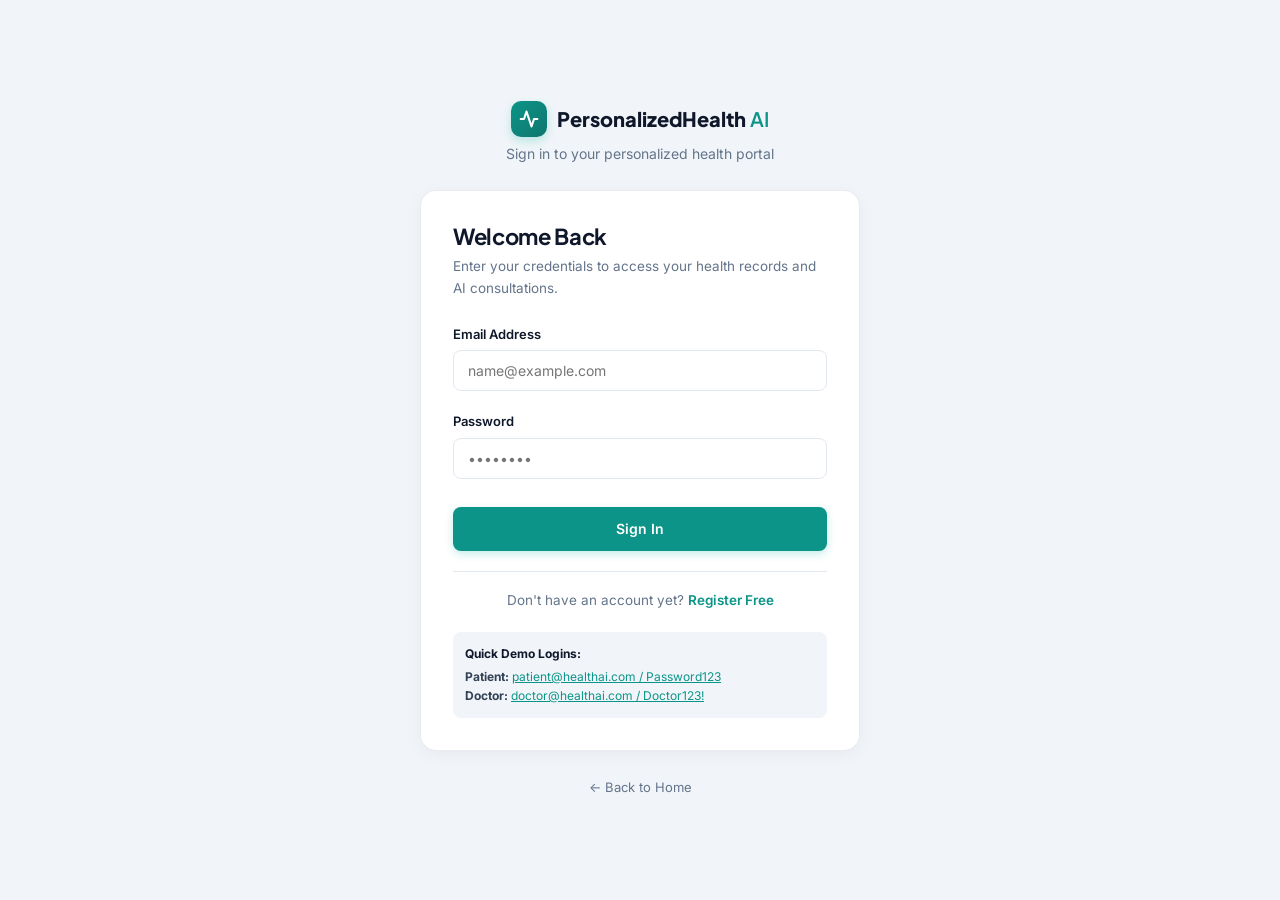
<file: frontend/profile.html>
<!DOCTYPE html>
<html lang="en">
<head>
  <meta charset="UTF-8">
  <meta name="viewport" content="width=device-width, initial-scale=1.0">
  <title>Patient Profile - PersonalizedHealth AI</title>
  <link rel="stylesheet" href="css/style.css">
</head>
<body>

  <!-- Emergency Banner -->
  <div class="emergency-banner">
    <div class="container" style="display:flex; justify-content:space-between; align-items:center; width:100%;">
      <div class="banner-left">
        <span class="pulse-dot"></span>
        <span><strong>Urgent Medical Notice:</strong> Dial 112 / 911 immediately if experiencing life-threatening symptoms.</span>
      </div>
      <div class="banner-actions">
        <a href="tel:112" class="emergency-btn">Call 112 / 911</a>
      </div>
    </div>
  </div>

  <!-- Navbar -->
  <header class="navbar">
    <div class="container nav-inner">
      <a href="dashboard.html" class="brand-logo">
        <div class="brand-icon">
          <svg width="20" height="20" viewBox="0 0 24 24" fill="none" stroke="currentColor" stroke-width="2.5" stroke-linecap="round" stroke-linejoin="round"><path d="M22 12h-4l-3 9L9 3l-3 9H2"/></svg>
        </div>
        <span>PersonalizedHealth <span style="color:var(--primary); font-weight:600;">AI</span></span>
      </a>

      <ul class="nav-links">
        <li><a href="dashboard.html" class="nav-link">Dashboard</a></li>
        <li><a href="chat.html" class="nav-link">AI Assistant</a></li>
        <li><a href="assessment.html" class="nav-link">Symptom Checker</a></li>
        <li><a href="nearby-healthcare.html" class="nav-link">Find Doctors</a></li>
        <li><a href="history.html" class="nav-link">Health Timeline</a></li>
        <li><a href="profile.html" class="nav-link active">My Profile</a></li>
      </ul>

      <div class="nav-right">
        <!-- Rendered by api.js -->
      </div>
    </div>
  </header>

  <main style="padding: 40px 0 60px;">
    <div class="container" style="max-width: 800px;">
      
      <div style="margin-bottom: 28px;">
        <h1 style="font-size: 26px; margin-bottom: 6px;">Patient Profile & Clinical Preferences</h1>
        <p style="color: var(--text-muted); font-size: 14px;">Manage your demographic data, chronic illness history, and drug contraindication records.</p>
      </div>

      <div class="card" style="margin-bottom: 24px;">
        <h2 style="font-size: 18px; margin-bottom: 18px;">Basic Demographic Information</h2>
        <form id="profile-form">
          <div class="grid-2" style="gap: 16px;">
            <div class="form-group">
              <label class="form-label" for="prof-name">Full Name</label>
              <input type="text" id="prof-name" class="form-control" required>
            </div>
            <div class="form-group">
              <label class="form-label" for="prof-email">Email Address</label>
              <input type="email" id="prof-email" class="form-control" disabled style="background:#f1f5f9;">
            </div>
          </div>

          <div class="grid-3" style="gap: 16px;">
            <div class="form-group">
              <label class="form-label" for="prof-age">Age</label>
              <input type="number" id="prof-age" class="form-control" min="1" max="120" required>
            </div>
            <div class="form-group">
              <label class="form-label" for="prof-gender">Gender</label>
              <select id="prof-gender" class="form-control">
                <option value="female">Female</option>
                <option value="male">Male</option>
                <option value="other">Other / Non-binary</option>
              </select>
            </div>
            <div class="form-group">
              <label class="form-label" for="prof-lang">Consultation Language</label>
              <select id="prof-lang" class="form-control">
                <option value="en">English</option>
                <option value="hi">हिंदी (Hindi)</option>
              </select>
            </div>
          </div>

          <button type="submit" class="btn btn-primary" style="margin-top: 10px;">Save Demographic Details</button>
        </form>
      </div>

      <!-- Chronic Conditions & Allergies Card -->
      <div class="card" style="margin-bottom: 24px;">
        <h2 style="font-size: 18px; margin-bottom: 8px;">Clinical Background & Drug Sensitivities</h2>
        <p style="font-size: 13.5px; color: var(--text-muted); margin-bottom: 18px;">
          These records are automatically cross-checked during symptom triage to formulate contraindication alerts.
        </p>

        <form id="clinical-notes-form">
          <div class="form-group">
            <label class="form-label">Pre-existing Medical Conditions</label>
            <textarea id="prof-conditions" class="form-control" rows="2" placeholder="e.g. Hypertension, Type 2 Diabetes, Mild Asthma..."></textarea>
          </div>

          <div class="form-group">
            <label class="form-label">Known Pharmaceutical Allergies</label>
            <textarea id="prof-allergies" class="form-control" rows="2" placeholder="e.g. Penicillin, Aspirin, Sulfa antibiotics..."></textarea>
          </div>

          <div class="form-group">
            <label class="form-label">Emergency Contact (Name & Phone Number)</label>
            <input type="text" id="prof-emergency-contact" class="form-control" placeholder="e.g. Sarah Jenkins (Spouse) - +1 555-019-2834">
          </div>

          <button type="submit" class="btn btn-primary">Update Health Sensitivities</button>
        </form>
      </div>

      <div class="medical-disclaimer">
        Your medical profile is stored with HIPAA-grade confidentiality principles and is used exclusively to calibrate preliminary risk assessments.
      </div>
    </div>
  </main>

  <!-- Footer -->
  <footer>
    <div class="container footer-inner">
      <div><strong>PersonalizedHealth AI</strong> &copy; 2026. Academic Health Project.</div>
      <div><a href="dashboard.html">Dashboard</a> &bull; <a href="chat.html">AI Assistant</a> &bull; <a href="history.html">History</a></div>
    </div>
  </footer>

  <script src="js/api.js"></script>
  <script>
    document.addEventListener('DOMContentLoaded', () => {
      if (!isLoggedIn()) {
        window.location.href = 'login.html';
        return;
      }

      const user = getUser();
      if (user) {
        document.getElementById('prof-name').value = user.fullName || '';
        document.getElementById('prof-email').value = user.email || '';
        document.getElementById('prof-age').value = user.age || '';
        if (user.gender) document.getElementById('prof-gender').value = user.gender.toLowerCase();
        if (user.preferredLanguage) document.getElementById('prof-lang').value = user.preferredLanguage;
      }

      // Load extra local profile data
      const savedConditions = localStorage.getItem('healthai_user_conditions');
      if (savedConditions) document.getElementById('prof-conditions').value = savedConditions;

      const savedAllergies = localStorage.getItem('healthai_user_allergies');
      if (savedAllergies) document.getElementById('prof-allergies').value = savedAllergies;

      const savedEmergency = localStorage.getItem('healthai_user_emergency');
      if (savedEmergency) document.getElementById('prof-emergency-contact').value = savedEmergency;

      document.getElementById('profile-form').addEventListener('submit', (e) => {
        e.preventDefault();
        const updated = {
          ...user,
          fullName: document.getElementById('prof-name').value.trim(),
          age: parseInt(document.getElementById('prof-age').value, 10),
          gender: document.getElementById('prof-gender').value,
          preferredLanguage: document.getElementById('prof-lang').value
        };
        setUser(updated);
        showToast('Profile demographics updated successfully!', 'success');
        renderHeaderAuth();
      });

      document.getElementById('clinical-notes-form').addEventListener('submit', (e) => {
        e.preventDefault();
        localStorage.setItem('healthai_user_conditions', document.getElementById('prof-conditions').value.trim());
        localStorage.setItem('healthai_user_allergies', document.getElementById('prof-allergies').value.trim());
        localStorage.setItem('healthai_user_emergency', document.getElementById('prof-emergency-contact').value.trim());
        showToast('Clinical sensitivities saved!', 'success');
      });
    });
  </script>
</body>
</html>
</file>
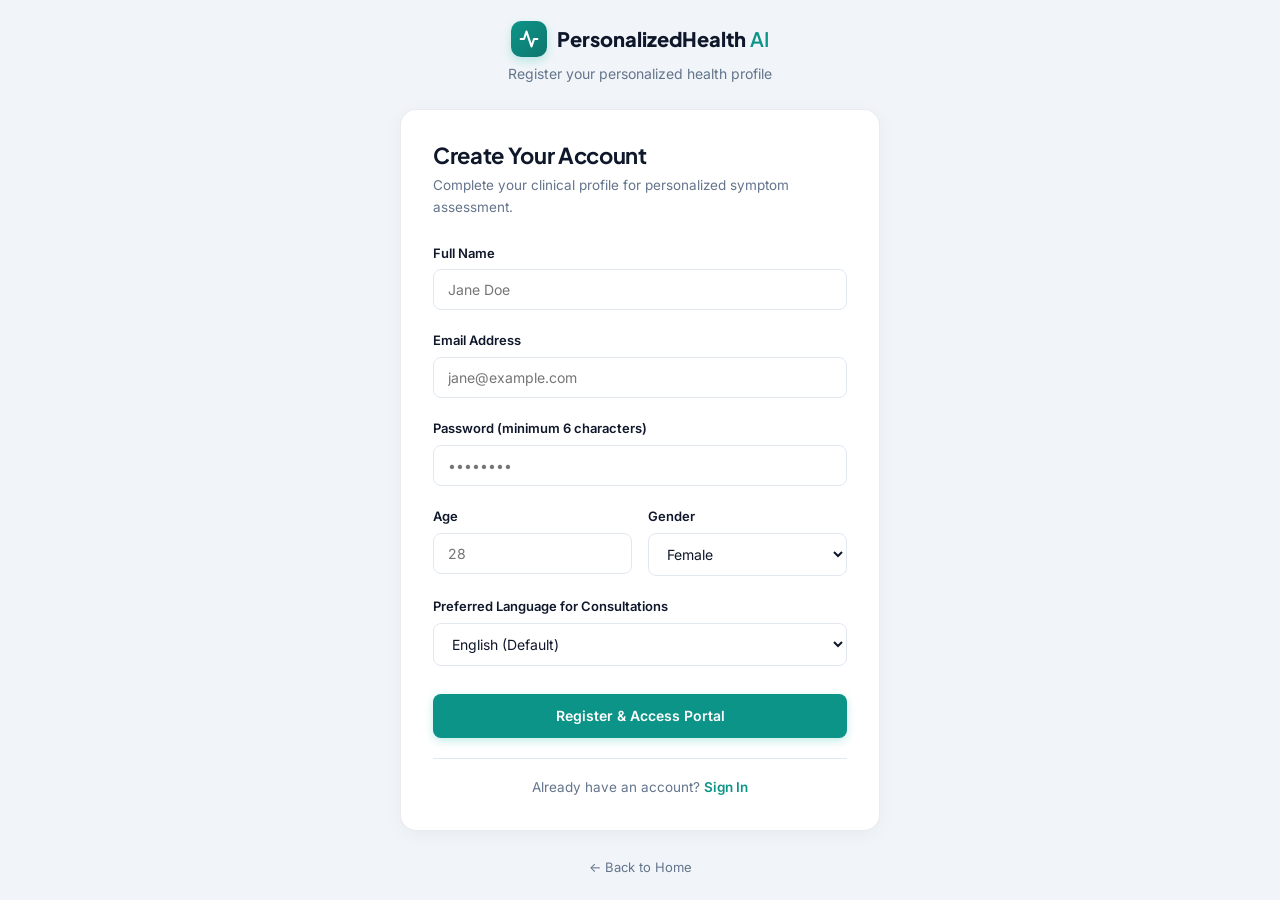
<file: frontend/register.html>
<!DOCTYPE html>
<html lang="en">
<head>
  <meta charset="UTF-8">
  <meta name="viewport" content="width=device-width, initial-scale=1.0">
  <title>Create Account - PersonalizedHealth AI</title>
  <link rel="stylesheet" href="css/style.css">
</head>
<body style="display:flex; flex-direction:column; justify-content:center; align-items:center; min-height:100vh; background:#f1f5f9; padding:20px;">

  <div style="margin-bottom: 24px; text-align: center;">
    <a href="index.html" class="brand-logo" style="justify-content: center;">
      <div class="brand-icon">
        <svg width="20" height="20" viewBox="0 0 24 24" fill="none" stroke="currentColor" stroke-width="2.5" stroke-linecap="round" stroke-linejoin="round">
          <path d="M22 12h-4l-3 9L9 3l-3 9H2"/>
        </svg>
      </div>
      <span>PersonalizedHealth <span style="color:var(--primary); font-weight:600;">AI</span></span>
    </a>
    <p style="color: var(--text-muted); font-size: 14px; margin-top: 6px;">Register your personalized health profile</p>
  </div>

  <div class="card" style="width: 100%; max-width: 480px; padding: 32px;">
    <h2 style="font-size: 22px; margin-bottom: 6px;">Create Your Account</h2>
    <p style="font-size: 13.5px; color: var(--text-muted); margin-bottom: 24px;">Complete your clinical profile for personalized symptom assessment.</p>

    <div id="register-alert" style="display:none; padding:10px 14px; border-radius:var(--radius-btn); margin-bottom:18px; font-size:13px;"></div>

    <form id="register-form">
      <div class="form-group">
        <label class="form-label" for="fullName">Full Name</label>
        <input type="text" id="fullName" class="form-control" placeholder="Jane Doe" required autocomplete="name">
      </div>

      <div class="form-group">
        <label class="form-label" for="email">Email Address</label>
        <input type="email" id="email" class="form-control" placeholder="jane@example.com" required autocomplete="email">
      </div>

      <div class="form-group">
        <label class="form-label" for="password">Password (minimum 6 characters)</label>
        <input type="password" id="password" class="form-control" placeholder="••••••••" required minlength="6" autocomplete="new-password">
      </div>

      <div class="grid-2" style="gap: 16px;">
        <div class="form-group">
          <label class="form-label" for="age">Age</label>
          <input type="number" id="age" class="form-control" placeholder="28" min="1" max="120" required>
        </div>
        <div class="form-group">
          <label class="form-label" for="gender">Gender</label>
          <select id="gender" class="form-control" required>
            <option value="female">Female</option>
            <option value="male">Male</option>
            <option value="other">Other / Non-binary</option>
          </select>
        </div>
      </div>

      <div class="form-group">
        <label class="form-label" for="preferredLanguage">Preferred Language for Consultations</label>
        <select id="preferredLanguage" class="form-control">
          <option value="en">English (Default)</option>
          <option value="hi">हिंदी (Hindi)</option>
        </select>
      </div>

      <button type="submit" id="submit-btn" class="btn btn-primary" style="width:100%; padding:12px; margin-top:8px;">Register & Access Portal</button>
    </form>

    <div style="margin-top: 20px; padding-top: 18px; border-top: 1px solid var(--border-subtle); text-align: center; font-size: 13.5px; color: var(--text-muted);">
      Already have an account? <a href="login.html" style="font-weight:600;">Sign In</a>
    </div>
  </div>

  <div style="margin-top: 24px;">
    <a href="index.html" style="font-size: 13px; color: var(--text-muted);">&larr; Back to Home</a>
  </div>

  <script src="js/api.js"></script>
  <script>
    const form = document.getElementById('register-form');
    const alertBox = document.getElementById('register-alert');
    const submitBtn = document.getElementById('submit-btn');

    form.addEventListener('submit', async (e) => {
      e.preventDefault();
      alertBox.style.display = 'none';
      submitBtn.disabled = true;
      submitBtn.textContent = 'Creating Account...';

      const data = {
        fullName: document.getElementById('fullName').value.trim(),
        email: document.getElementById('email').value.trim(),
        password: document.getElementById('password').value,
        age: parseInt(document.getElementById('age').value, 10),
        gender: document.getElementById('gender').value,
        preferredLanguage: document.getElementById('preferredLanguage').value
      };

      try {
        await AuthAPI.register(data);
        showToast('Account created successfully!', 'success');
        setTimeout(() => {
          window.location.href = 'dashboard.html';
        }, 500);
      } catch (err) {
        alertBox.style.display = 'block';
        alertBox.style.background = 'var(--urgent-bg)';
        alertBox.style.color = 'var(--urgent-red-dark)';
        alertBox.style.border = '1px solid var(--urgent-border)';
        alertBox.textContent = err.message || 'Registration failed. Please check your information.';
        submitBtn.disabled = false;
        submitBtn.textContent = 'Register & Access Portal';
      }
    });
  </script>
</body>
</html>
</file>
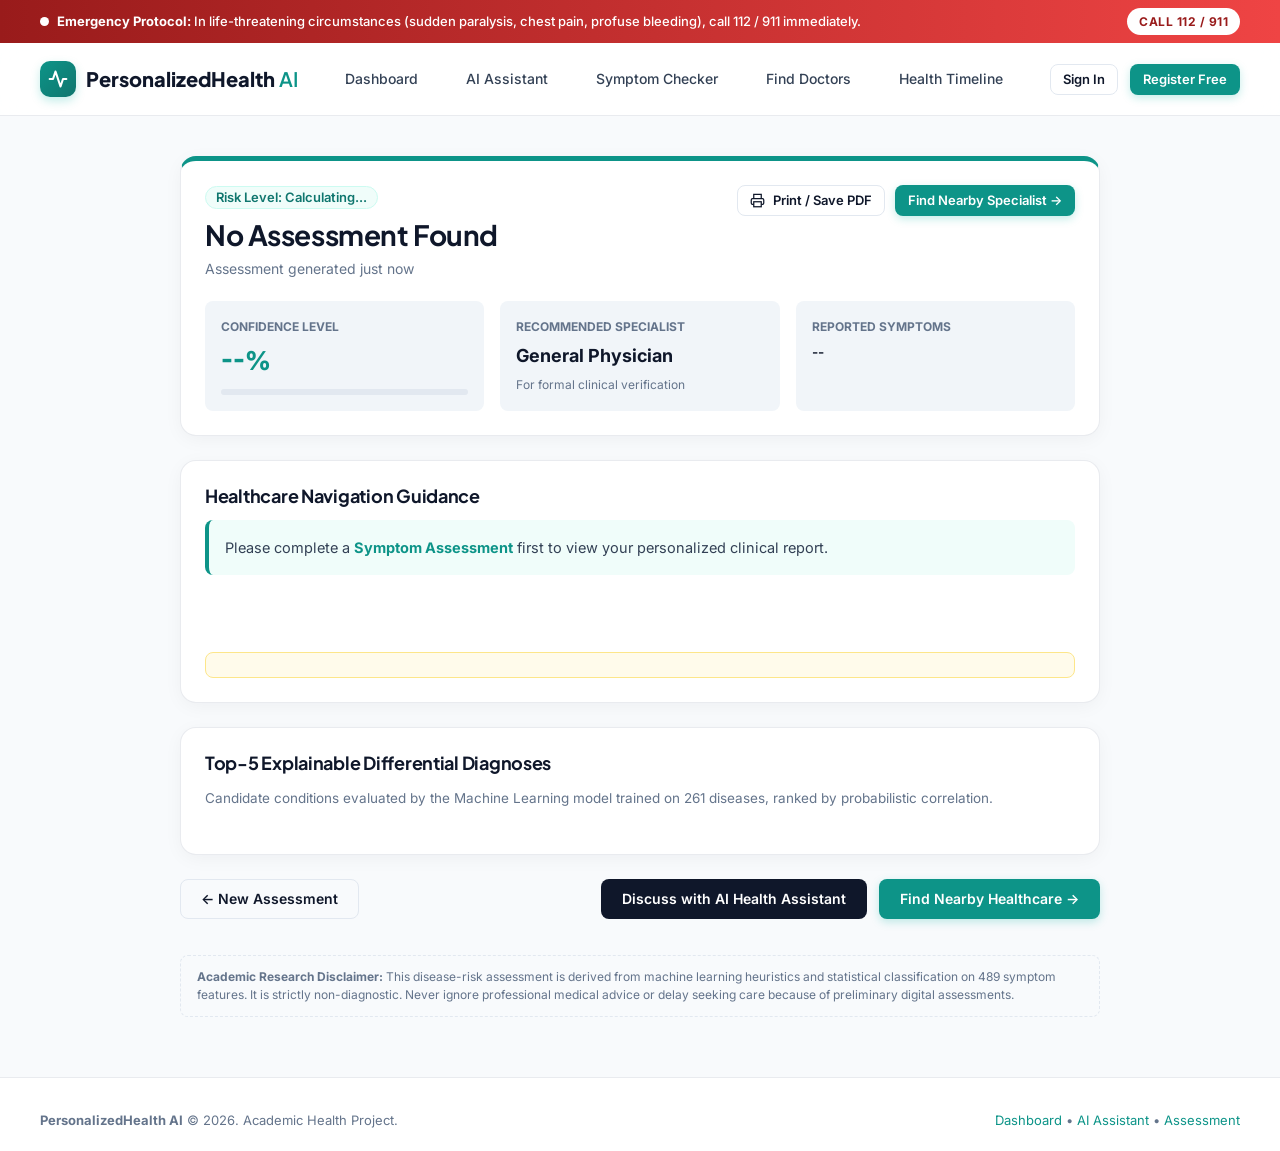
<file: frontend/result.html>
<!DOCTYPE html>
<html lang="en">
<head>
  <meta charset="UTF-8">
  <meta name="viewport" content="width=device-width, initial-scale=1.0">
  <title>Assessment Report - PersonalizedHealth AI</title>
  <link rel="stylesheet" href="css/style.css">
</head>
<body>

  <!-- Emergency Banner -->
  <div class="emergency-banner">
    <div class="container" style="display:flex; justify-content:space-between; align-items:center; width:100%;">
      <div class="banner-left">
        <span class="pulse-dot"></span>
        <span><strong>Emergency Protocol:</strong> In life-threatening circumstances (sudden paralysis, chest pain, profuse bleeding), call 112 / 911 immediately.</span>
      </div>
      <div class="banner-actions">
        <a href="tel:112" class="emergency-btn">Call 112 / 911</a>
      </div>
    </div>
  </div>

  <!-- Navbar -->
  <header class="navbar">
    <div class="container nav-inner">
      <a href="dashboard.html" class="brand-logo">
        <div class="brand-icon">
          <svg width="20" height="20" viewBox="0 0 24 24" fill="none" stroke="currentColor" stroke-width="2.5" stroke-linecap="round" stroke-linejoin="round"><path d="M22 12h-4l-3 9L9 3l-3 9H2"/></svg>
        </div>
        <span>PersonalizedHealth <span style="color:var(--primary); font-weight:600;">AI</span></span>
      </a>

      <ul class="nav-links">
        <li><a href="dashboard.html" class="nav-link">Dashboard</a></li>
        <li><a href="chat.html" class="nav-link">AI Assistant</a></li>
        <li><a href="assessment.html" class="nav-link">Symptom Checker</a></li>
        <li><a href="nearby-healthcare.html" class="nav-link">Find Doctors</a></li>
        <li><a href="history.html" class="nav-link">Health Timeline</a></li>
      </ul>

      <div class="nav-right">
        <!-- Filled dynamically -->
      </div>
    </div>
  </header>

  <main style="padding: 40px 0 60px;">
    <div class="container" style="max-width: 960px;">

      <!-- Critical Emergency Callout (Conditional) -->
      <div id="emergency-alert-card" style="display: none; background: #fef2f2; border: 2px solid #ef4444; border-radius: var(--radius-card); padding: 24px; margin-bottom: 28px;">
        <div style="display: flex; gap: 16px; align-items: flex-start;">
          <div style="width: 48px; height: 48px; border-radius: 50%; background: #ef4444; color: #fff; display: flex; align-items: center; justify-content: center; flex-shrink: 0;">
            <svg width="28" height="28" viewBox="0 0 24 24" fill="none" stroke="currentColor" stroke-width="2.5"><circle cx="12" cy="12" r="10"/><line x1="12" y1="8" x2="12" y2="12"/><line x1="12" y1="16" x2="12.01" y2="16"/></svg>
          </div>
          <div>
            <h2 style="color: #991b1b; font-size: 20px; margin-bottom: 6px;">HIGH-ACUITY / EMERGENCY TRIAGE INDICATION</h2>
            <p style="color: #7f1d1d; font-size: 14.5px; line-height: 1.6; margin-bottom: 14px;" id="emergency-action-text">
              Your reported symptoms contain potential emergency indicators. Please seek immediate medical care at the nearest Emergency Room.
            </p>
            <a href="tel:112" class="btn btn-danger btn-lg">Dial Emergency Services (112 / 911)</a>
          </div>
        </div>
      </div>

      <!-- Report Header -->
      <div class="card" style="margin-bottom: 24px; border-top: 5px solid var(--primary);">
        <div style="display: flex; justify-content: space-between; align-items: flex-start; flex-wrap: wrap; gap: 16px; margin-bottom: 20px;">
          <div>
            <span id="risk-level-badge" class="badge badge-teal" style="font-size: 13px; margin-bottom: 8px;">Risk Level: Calculating...</span>
            <h1 style="font-size: 28px; margin-bottom: 6px;" id="top-disease-name">Preliminary Clinical Indication</h1>
            <p style="color: var(--text-muted); font-size: 14px;" id="report-timestamp">Assessment generated just now</p>
          </div>

          <div style="display: flex; gap: 10px;" class="no-print">
            <button onclick="window.print()" class="btn btn-outline btn-sm">
              <svg width="15" height="15" viewBox="0 0 24 24" fill="none" stroke="currentColor" stroke-width="2"><polyline points="6 9 6 2 18 2 18 9"/><path d="M6 18H4a2 2 0 0 1-2-2v-5a2 2 0 0 1 2-2h16a2 2 0 0 1 2 2v5a2 2 0 0 1-2 2h-2"/><rect x="6" y="14" width="12" height="8"/></svg>
              Print / Save PDF
            </button>
            <a id="find-specialist-btn" href="nearby-healthcare.html" class="btn btn-primary btn-sm">Find Nearby Specialist &rarr;</a>
          </div>
        </div>

        <!-- Primary Match Metrics -->
        <div class="grid-3" style="gap: 16px; margin-top: 20px;">
          <div style="padding: 16px; background: var(--bg-subtle); border-radius: var(--radius-btn);">
            <div style="font-size: 12px; font-weight: 700; color: var(--text-muted); text-transform: uppercase;">Confidence Level</div>
            <div style="font-size: 26px; font-weight: 800; color: var(--primary); margin-top: 4px;" id="confidence-percentage">--%</div>
            <div style="height: 6px; background: #e2e8f0; border-radius: 3px; margin-top: 8px; overflow: hidden;">
              <div id="confidence-bar" style="height: 100%; width: 0%; background: var(--primary); transition: width 0.8s ease;"></div>
            </div>
          </div>

          <div style="padding: 16px; background: var(--bg-subtle); border-radius: var(--radius-btn);">
            <div style="font-size: 12px; font-weight: 700; color: var(--text-muted); text-transform: uppercase;">Recommended Specialist</div>
            <div style="font-size: 18px; font-weight: 700; color: var(--text-main); margin-top: 6px;" id="suggested-specialty">General Physician</div>
            <div style="font-size: 12px; color: var(--text-muted); margin-top: 4px;">For formal clinical verification</div>
          </div>

          <div style="padding: 16px; background: var(--bg-subtle); border-radius: var(--radius-btn);">
            <div style="font-size: 12px; font-weight: 700; color: var(--text-muted); text-transform: uppercase;">Reported Symptoms</div>
            <div style="font-size: 13.5px; font-weight: 600; color: var(--text-main); margin-top: 6px;" id="matched-symptoms-list">--</div>
          </div>
        </div>
      </div>

      <!-- Healthcare Navigation & Personalized Recommendations -->
      <div class="card" style="margin-bottom: 24px;">
        <h2 style="font-size: 18px; margin-bottom: 12px;">Healthcare Navigation Guidance</h2>
        <div id="navigation-action-box" style="padding: 16px; background: #f0fdfa; border-left: 4px solid var(--primary); border-radius: var(--radius-btn); font-size: 14.5px; line-height: 1.6; margin-bottom: 16px;">
          <!-- Action advice -->
        </div>

        <div id="personalized-notes-box" style="font-size: 14px; line-height: 1.6; color: var(--text-body); white-space: pre-line;">
          <!-- Personalized recommendation -->
        </div>

        <!-- Contraindication / Allergy Alert -->
        <div id="contraindication-box" style="margin-top: 16px; padding: 12px 16px; background: #fffbeb; border-radius: var(--radius-btn); border: 1px solid #fde68a; font-size: 13px; color: #92400e;">
          <!-- Contraindications -->
        </div>
      </div>

      <!-- Top-5 Differential Diagnoses Section -->
      <div class="card" style="margin-bottom: 24px;">
        <h2 style="font-size: 18px; margin-bottom: 14px;">Top-5 Explainable Differential Diagnoses</h2>
        <p style="font-size: 13.5px; color: var(--text-muted); margin-bottom: 20px;">
          Candidate conditions evaluated by the Machine Learning model trained on 261 diseases, ranked by probabilistic correlation.
        </p>

        <div id="differential-table-container" style="overflow-x: auto;">
          <!-- Populated by JavaScript -->
        </div>
      </div>

      <!-- Bottom Actions -->
      <div style="display: flex; justify-content: space-between; align-items: center; flex-wrap: wrap; gap: 14px;" class="no-print">
        <a href="assessment.html" class="btn btn-outline">&larr; New Assessment</a>
        <div style="display: flex; gap: 12px;">
          <a href="chat.html" class="btn btn-secondary">Discuss with AI Health Assistant</a>
          <a id="nearby-care-cta" href="nearby-healthcare.html" class="btn btn-primary">Find Nearby Healthcare &rarr;</a>
        </div>
      </div>

      <!-- Disclaimer -->
      <div class="medical-disclaimer" style="margin-top: 36px;">
        <strong>Academic Research Disclaimer:</strong> This disease-risk assessment is derived from machine learning heuristics and statistical classification on 489 symptom features. It is strictly non-diagnostic. Never ignore professional medical advice or delay seeking care because of preliminary digital assessments.
      </div>
    </div>
  </main>

  <!-- Footer -->
  <footer>
    <div class="container footer-inner">
      <div><strong>PersonalizedHealth AI</strong> &copy; 2026. Academic Health Project.</div>
      <div><a href="dashboard.html">Dashboard</a> &bull; <a href="chat.html">AI Assistant</a> &bull; <a href="assessment.html">Assessment</a></div>
    </div>
  </footer>

  <script src="js/api.js"></script>
  <script>
    document.addEventListener('DOMContentLoaded', () => {
      const dataStr = sessionStorage.getItem('healthai_last_assessment');
      if (!dataStr) {
        // No assessment found, show fallback
        document.getElementById('top-disease-name').textContent = 'No Assessment Found';
        document.getElementById('navigation-action-box').innerHTML = `
          Please complete a <a href="assessment.html" style="font-weight:700;">Symptom Assessment</a> first to view your personalized clinical report.
        `;
        return;
      }

      const report = JSON.parse(dataStr);
      const ml = report.mlPrediction || {};

      // Emergency Callout
      if (report.emergencyFlag || report.riskLevel === 'High Risk') {
        const alertCard = document.getElementById('emergency-alert-card');
        alertCard.style.display = 'block';
        if (report.navigationAction) {
          document.getElementById('emergency-action-text').textContent = report.navigationAction;
        }
      }

      // Risk Badge
      const riskBadge = document.getElementById('risk-level-badge');
      riskBadge.textContent = `Risk Level: ${report.riskLevel || 'Moderate'}`;
      if (report.riskLevel === 'High Risk') riskBadge.className = 'badge badge-urgent';
      else if (report.riskLevel?.includes('Moderate')) riskBadge.className = 'badge badge-warning';
      else riskBadge.className = 'badge badge-success';

      // Top Disease & Confidence
      document.getElementById('top-disease-name').textContent = ml.top_disease || 'Health Assessment';
      const conf = Math.round((ml.confidence || 0.6) * 100);
      document.getElementById('confidence-percentage').textContent = `${conf}%`;
      setTimeout(() => {
        document.getElementById('confidence-bar').style.width = `${conf}%`;
      }, 100);

      // Specialty & Navigation
      const specialty = report.primarySpecialty || ml.suggested_specialty || 'General Physician';
      document.getElementById('suggested-specialty').textContent = specialty;
      document.getElementById('matched-symptoms-list').textContent = (report.relevantSymptoms || []).join(', ') || 'Reported symptoms';

      const findBtn = document.getElementById('find-specialist-btn');
      const nearbyCta = document.getElementById('nearby-care-cta');
      const careUrl = `nearby-healthcare.html?specialty=${encodeURIComponent(specialty)}`;
      if (findBtn) findBtn.href = careUrl;
      if (nearbyCta) nearbyCta.href = careUrl;

      // Guidance & Notes
      document.getElementById('navigation-action-box').textContent = report.navigationAction || ml.guidance || 'Consult a certified physician for evaluation.';
      document.getElementById('personalized-notes-box').textContent = report.personalizedRecommendations || '';

      // Contraindications
      const contraBox = document.getElementById('contraindication-box');
      if (report.contraindicationWarnings && !report.contraindicationWarnings.includes('No active contraindication')) {
        contraBox.style.display = 'block';
        contraBox.textContent = report.contraindicationWarnings;
      } else {
        contraBox.style.display = 'none';
      }

      // Render Top-5 Differential Diagnoses Table
      const diffList = ml.differential_diagnoses || [];
      const tableContainer = document.getElementById('differential-table-container');

      if (diffList.length > 0) {
        tableContainer.innerHTML = `
          <table style="width:100%; border-collapse:collapse; font-size:14px; text-align:left;">
            <thead>
              <tr style="border-bottom: 2px solid var(--border-subtle); color: var(--text-muted); font-size: 12.5px; text-transform: uppercase;">
                <th style="padding: 10px 14px;">Rank & Candidate Disease</th>
                <th style="padding: 10px 14px;">Probability</th>
                <th style="padding: 10px 14px;">Matched Symptoms</th>
                <th style="padding: 10px 14px;">Specialty</th>
              </tr>
            </thead>
            <tbody>
              ${diffList.map((d, idx) => {
                const probPct = Math.round((d.probability || 0) * 100);
                const matched = (d.matched_symptoms || []).join(', ') || 'Clinical pattern';
                return `
                  <tr style="border-bottom: 1px solid var(--border-subtle); background:${idx === 0 ? '#f0fdfa' : 'transparent'};">
                    <td style="padding: 12px 14px; font-weight: 600; color: var(--text-main);">
                      #${idx + 1}. ${d.disease}
                      ${idx === 0 ? '<span class="badge badge-teal" style="margin-left:6px; font-size:11px;">Top Match</span>' : ''}
                    </td>
                    <td style="padding: 12px 14px;">
                      <div style="font-weight: 700; color: var(--primary);">${probPct}%</div>
                      <div style="width: 70px; height: 5px; background: #e2e8f0; border-radius: 3px; margin-top: 3px;">
                        <div style="width: ${probPct}%; height: 100%; background: var(--primary);"></div>
                      </div>
                    </td>
                    <td style="padding: 12px 14px; color: var(--text-muted); font-size: 13px;">${matched}</td>
                    <td style="padding: 12px 14px;">
                      <span class="badge badge-teal" style="font-size: 12px;">${d.suggested_specialty}</span>
                    </td>
                  </tr>
                `;
              }).join('')}
            </tbody>
          </table>
        `;
      } else {
        tableContainer.innerHTML = `<p style="color:var(--text-muted);">No differential diagnoses available.</p>`;
      }
    });
  </script>
</body>
</html>
</file>
<file: frontend/css/style.css>
/* ==============================================================================
   Clinical Intelligence Design System - Style Guidelines
   Personalized AI Health Assistant for Disease Risk Assessment
   ============================================================================== */

@import url('https://fonts.googleapis.com/css2?family=Inter:wght@300;400;500;600;700&family=Plus+Jakarta+Sans:wght@400;500;600;700;800&display=swap');

:root {
  /* Brand Palette */
  --primary: #0d9488;
  --primary-dark: #0f766e;
  --primary-darker: #042f2e;
  --primary-light: #14b8a6;
  --primary-surface: #f0fdfa;
  --primary-border: #ccfbf1;
  --primary-glow: rgba(20, 184, 166, 0.25);

  /* Neutrals & Slate Canvas */
  --bg-canvas: #f8fafc;
  --bg-subtle: #f1f5f9;
  --surface-card: #ffffff;
  --surface-glass: rgba(255, 255, 255, 0.88);
  --border-subtle: #e2e8f0;
  --border-card: rgba(100, 116, 139, 0.14);

  /* Typography Colors */
  --text-main: #0f172a;
  --text-body: #334155;
  --text-muted: #64748b;
  --text-subtle: #94a3b8;
  --text-inverse: #ffffff;

  /* Clinical Urgency & Triage */
  --urgent-red: #ef4444;
  --urgent-red-dark: #991b1b;
  --urgent-bg: #fef2f2;
  --urgent-border: #fecaca;

  --warning-amber: #f59e0b;
  --warning-dark: #92400e;
  --warning-bg: #fffbeb;
  --warning-border: #fde68a;

  --success-emerald: #10b981;
  --success-dark: #065f46;
  --success-bg: #ecfdf5;
  --success-border: #a7f3d0;

  --info-blue: #3b82f6;
  --info-bg: #eff6ff;

  /* Shadows & Elevation */
  --shadow-sm: 0 1px 3px rgba(15, 23, 42, 0.06);
  --shadow-card: 0 4px 20px -2px rgba(15, 23, 42, 0.05);
  --shadow-hover: 0 10px 25px -4px rgba(13, 148, 136, 0.12), 0 6px 12px -2px rgba(15, 23, 42, 0.04);
  --shadow-float: 0 16px 36px -4px rgba(15, 23, 42, 0.10);

  /* Radii & Geometry */
  --radius-sm: 6px;
  --radius-btn: 8px;
  --radius-md: 12px;
  --radius-card: 16px;
  --radius-pill: 9999px;

  /* Fonts */
  --font-heading: 'Plus Jakarta Sans', -apple-system, BlinkMacSystemFont, sans-serif;
  --font-body: 'Inter', -apple-system, BlinkMacSystemFont, sans-serif;
}

/* Reset & Global */
*, *::before, *::after {
  box-sizing: border-box;
  margin: 0;
  padding: 0;
}

body {
  font-family: var(--font-body);
  font-size: 15px;
  line-height: 1.6;
  color: var(--text-body);
  background-color: var(--bg-canvas);
  -webkit-font-smoothing: antialiased;
  -moz-osx-font-smoothing: grayscale;
  min-height: 100vh;
  display: flex;
  flex-direction: column;
}

h1, h2, h3, h4, h5, h6 {
  font-family: var(--font-heading);
  color: var(--text-main);
  font-weight: 700;
  line-height: 1.25;
  letter-spacing: -0.015em;
}

a {
  color: var(--primary);
  text-decoration: none;
  transition: all 0.2s ease;
}

a:hover {
  color: var(--primary-dark);
}

/* Container */
.container {
  max-width: 1240px;
  margin: 0 auto;
  padding: 0 20px;
  width: 100%;
}

/* Emergency Hotline Top Bar */
.emergency-banner {
  background: linear-gradient(90deg, #991b1b, #ef4444);
  color: #ffffff;
  padding: 8px 16px;
  font-size: 13px;
  font-weight: 500;
  display: flex;
  align-items: center;
  justify-content: space-between;
  flex-wrap: wrap;
  gap: 12px;
  z-index: 1000;
}

.emergency-banner .banner-left {
  display: flex;
  align-items: center;
  gap: 8px;
}

.pulse-dot {
  width: 9px;
  height: 9px;
  background-color: #ffffff;
  border-radius: 50%;
  display: inline-block;
  animation: pulse-ring 1.6s infinite cubic-bezier(0.4, 0, 0.6, 1);
}

@keyframes pulse-ring {
  0% { transform: scale(0.9); opacity: 1; }
  50% { transform: scale(1.4); opacity: 0.6; }
  100% { transform: scale(0.9); opacity: 1; }
}

.emergency-banner .banner-actions {
  display: flex;
  align-items: center;
  gap: 10px;
}

.emergency-btn {
  background: #ffffff;
  color: #991b1b;
  padding: 4px 12px;
  border-radius: var(--radius-pill);
  font-weight: 700;
  font-size: 12px;
  text-transform: uppercase;
  letter-spacing: 0.04em;
  display: inline-flex;
  align-items: center;
  gap: 6px;
  transition: transform 0.15s ease;
}

.emergency-btn:hover {
  transform: scale(1.04);
  color: #b91c1c;
}

/* Header & Navigation Bar */
.navbar {
  background: var(--surface-glass);
  backdrop-filter: blur(12px);
  border-bottom: 1px solid var(--border-card);
  position: sticky;
  top: 0;
  z-index: 900;
}

.navbar .nav-inner {
  display: flex;
  align-items: center;
  justify-content: space-between;
  height: 72px;
}

.brand-logo {
  display: flex;
  align-items: center;
  gap: 10px;
  font-family: var(--font-heading);
  font-size: 20px;
  font-weight: 800;
  color: var(--text-main);
}

.brand-icon {
  width: 36px;
  height: 36px;
  background: linear-gradient(135deg, var(--primary), var(--primary-dark));
  border-radius: 10px;
  display: flex;
  align-items: center;
  justify-content: center;
  color: #ffffff;
  box-shadow: 0 4px 10px var(--primary-glow);
}

.nav-links {
  display: flex;
  align-items: center;
  gap: 24px;
  list-style: none;
}

.nav-link {
  font-weight: 500;
  color: var(--text-body);
  font-size: 14px;
  padding: 6px 12px;
  border-radius: var(--radius-btn);
  transition: all 0.2s ease;
}

.nav-link:hover, .nav-link.active {
  color: var(--primary);
  background-color: var(--primary-surface);
}

.nav-right {
  display: flex;
  align-items: center;
  gap: 12px;
}

/* User Pill Badge */
.user-badge {
  display: flex;
  align-items: center;
  gap: 8px;
  padding: 6px 14px;
  background: var(--bg-subtle);
  border: 1px solid var(--border-subtle);
  border-radius: var(--radius-pill);
  font-size: 13px;
  font-weight: 600;
  color: var(--text-main);
}

.user-avatar {
  width: 26px;
  height: 26px;
  background: var(--primary);
  color: #fff;
  border-radius: 50%;
  display: flex;
  align-items: center;
  justify-content: center;
  font-size: 12px;
  font-weight: 700;
}

/* Buttons */
.btn {
  display: inline-flex;
  align-items: center;
  justify-content: center;
  gap: 8px;
  padding: 10px 20px;
  border-radius: var(--radius-btn);
  font-family: var(--font-body);
  font-size: 14px;
  font-weight: 600;
  cursor: pointer;
  transition: all 0.2s ease;
  border: 1px solid transparent;
  text-align: center;
  line-height: 1.3;
}

.btn-primary {
  background: var(--primary);
  color: #ffffff;
  box-shadow: 0 3px 8px var(--primary-glow);
}

.btn-primary:hover {
  background: var(--primary-dark);
  color: #ffffff;
  transform: translateY(-1px);
}

.btn-secondary {
  background: var(--text-main);
  color: #ffffff;
}

.btn-secondary:hover {
  background: #1e293b;
  color: #ffffff;
}

.btn-outline {
  background: transparent;
  border-color: var(--border-subtle);
  color: var(--text-main);
}

.btn-outline:hover {
  border-color: var(--primary);
  color: var(--primary);
  background: var(--primary-surface);
}

.btn-danger {
  background: var(--urgent-red);
  color: #ffffff;
}

.btn-danger:hover {
  background: #dc2626;
  color: #ffffff;
}

.btn-sm {
  padding: 6px 12px;
  font-size: 13px;
}

.btn-lg {
  padding: 14px 28px;
  font-size: 16px;
  border-radius: 10px;
}

/* Badges & Chips */
.badge {
  display: inline-flex;
  align-items: center;
  gap: 6px;
  padding: 4px 10px;
  border-radius: var(--radius-pill);
  font-size: 12px;
  font-weight: 600;
  line-height: 1;
}

.badge-urgent {
  background: var(--urgent-bg);
  color: var(--urgent-red-dark);
  border: 1px solid var(--urgent-border);
}

.badge-warning {
  background: var(--warning-bg);
  color: var(--warning-dark);
  border: 1px solid var(--warning-border);
}

.badge-success {
  background: var(--success-bg);
  color: var(--success-dark);
  border: 1px solid var(--success-border);
}

.badge-teal {
  background: var(--primary-surface);
  color: var(--primary-dark);
  border: 1px solid var(--primary-border);
}

/* Cards & Surface Containers */
.card {
  background: var(--surface-card);
  border: 1px solid var(--border-card);
  border-radius: var(--radius-card);
  padding: 24px;
  box-shadow: var(--shadow-card);
  transition: all 0.25s ease;
}

.card-hover:hover {
  box-shadow: var(--shadow-hover);
  transform: translateY(-2px);
  border-color: rgba(13, 148, 136, 0.25);
}

.card-header {
  display: flex;
  align-items: center;
  justify-content: space-between;
  margin-bottom: 18px;
}

.card-title {
  font-size: 18px;
  font-weight: 700;
  color: var(--text-main);
  display: flex;
  align-items: center;
  gap: 8px;
}

/* Grid Utilities */
.grid-2 {
  display: grid;
  grid-template-columns: repeat(2, 1fr);
  gap: 24px;
}

.grid-3 {
  display: grid;
  grid-template-columns: repeat(3, 1fr);
  gap: 24px;
}

.grid-4 {
  display: grid;
  grid-template-columns: repeat(4, 1fr);
  gap: 20px;
}

.grid-split {
  display: grid;
  grid-template-columns: 7fr 5fr;
  gap: 28px;
}

/* Form Controls */
.form-group {
  margin-bottom: 20px;
}

.form-label {
  display: block;
  font-size: 13px;
  font-weight: 600;
  color: var(--text-main);
  margin-bottom: 6px;
}

.form-control {
  width: 100%;
  padding: 11px 14px;
  font-family: var(--font-body);
  font-size: 14px;
  color: var(--text-main);
  background-color: #ffffff;
  border: 1px solid var(--border-subtle);
  border-radius: var(--radius-btn);
  outline: none;
  transition: all 0.2s ease;
}

.form-control:focus {
  border-color: var(--primary);
  box-shadow: 0 0 0 3px var(--primary-glow);
}

.form-hint {
  font-size: 12px;
  color: var(--text-muted);
  margin-top: 4px;
}

/* Chat Interface Styling */
.chat-container {
  display: flex;
  flex-direction: column;
  height: 640px;
  background: var(--surface-card);
  border: 1px solid var(--border-card);
  border-radius: var(--radius-card);
  box-shadow: var(--shadow-card);
  overflow: hidden;
}

.chat-header {
  padding: 16px 20px;
  border-bottom: 1px solid var(--border-card);
  display: flex;
  align-items: center;
  justify-content: space-between;
  background: var(--bg-canvas);
}

.chat-messages {
  flex: 1;
  overflow-y: auto;
  padding: 20px;
  display: flex;
  flex-direction: column;
  gap: 16px;
  background: #fbfcfe;
}

.message-bubble {
  max-width: 85%;
  padding: 14px 18px;
  border-radius: 14px;
  font-size: 14.5px;
  line-height: 1.55;
  animation: fadeIn 0.2s ease;
}

@keyframes fadeIn {
  from { opacity: 0; transform: translateY(4px); }
  to { opacity: 1; transform: translateY(0); }
}

.message-ai {
  align-self: flex-start;
  background: #ffffff;
  color: var(--text-main);
  border: 1px solid var(--border-card);
  border-left: 4px solid var(--primary);
  box-shadow: var(--shadow-sm);
  border-bottom-left-radius: 4px;
}

.message-user {
  align-self: flex-end;
  background: var(--text-main);
  color: #ffffff;
  border-bottom-right-radius: 4px;
}

.chat-prompt-pills {
  display: flex;
  flex-wrap: wrap;
  gap: 8px;
  padding: 10px 20px;
  background: var(--bg-subtle);
  border-top: 1px solid var(--border-card);
}

.prompt-pill {
  background: #ffffff;
  border: 1px solid var(--border-subtle);
  border-radius: var(--radius-pill);
  padding: 5px 12px;
  font-size: 12.5px;
  color: var(--primary-dark);
  font-weight: 500;
  cursor: pointer;
  transition: all 0.15s ease;
}

.prompt-pill:hover {
  background: var(--primary);
  color: #ffffff;
  border-color: var(--primary);
}

.chat-input-bar {
  display: flex;
  align-items: center;
  gap: 10px;
  padding: 14px 20px;
  background: #ffffff;
  border-top: 1px solid var(--border-card);
}

.mic-btn {
  width: 42px;
  height: 42px;
  border-radius: 50%;
  border: 1px solid var(--border-subtle);
  background: var(--bg-subtle);
  color: var(--text-body);
  display: flex;
  align-items: center;
  justify-content: center;
  cursor: pointer;
  transition: all 0.2s ease;
}

.mic-btn.recording {
  background: var(--urgent-red);
  color: #ffffff;
  animation: mic-pulse 1.2s infinite ease-in-out;
  border-color: var(--urgent-red);
}

@keyframes mic-pulse {
  0% { transform: scale(1); box-shadow: 0 0 0 0 rgba(239, 68, 68, 0.4); }
  70% { transform: scale(1.08); box-shadow: 0 0 0 10px rgba(239, 68, 68, 0); }
  100% { transform: scale(1); box-shadow: 0 0 0 0 rgba(239, 68, 68, 0); }
}

/* Medical Disclaimer Box */
.medical-disclaimer {
  background: #f8fafc;
  border: 1px dashed var(--border-subtle);
  border-radius: var(--radius-btn);
  padding: 12px 16px;
  font-size: 12px;
  color: var(--text-muted);
  line-height: 1.5;
  margin-top: 16px;
}

/* Toast Notifications */
#toast-container {
  position: fixed;
  bottom: 24px;
  right: 24px;
  z-index: 2000;
  display: flex;
  flex-direction: column;
  gap: 10px;
}

.toast {
  min-width: 280px;
  max-width: 420px;
  padding: 14px 18px;
  border-radius: var(--radius-btn);
  background: var(--text-main);
  color: #ffffff;
  font-size: 13.5px;
  font-weight: 500;
  box-shadow: var(--shadow-float);
  display: flex;
  align-items: center;
  justify-content: space-between;
  gap: 12px;
  animation: slideIn 0.25s ease;
}

@keyframes slideIn {
  from { opacity: 0; transform: translateX(30px); }
  to { opacity: 1; transform: translateX(0); }
}

.toast-success { background: #065f46; border-left: 4px solid var(--success-emerald); }
.toast-error { background: #7f1d1d; border-left: 4px solid var(--urgent-red); }
.toast-info { background: #1e293b; border-left: 4px solid var(--primary); }

/* Footer */
footer {
  margin-top: auto;
  background: #ffffff;
  border-top: 1px solid var(--border-card);
  padding: 32px 0 20px;
  font-size: 13px;
  color: var(--text-muted);
}

.footer-inner {
  display: flex;
  justify-content: space-between;
  align-items: center;
  flex-wrap: wrap;
  gap: 16px;
}

/* Responsive Media Queries */
@media (max-width: 1024px) {
  .grid-split {
    grid-template-columns: 1fr;
  }
  .grid-4 {
    grid-template-columns: repeat(2, 1fr);
  }
}

@media (max-width: 768px) {
  .grid-2, .grid-3 {
    grid-template-columns: 1fr;
  }
  .nav-links {
    display: none;
  }
}

/* Print Stylesheet */
@media print {
  .emergency-banner, .navbar, footer, .chat-input-bar, .no-print {
    display: none !important;
  }
  body {
    background: #ffffff !important;
  }
  .card {
    box-shadow: none !important;
    border: 1px solid #ccc !important;
  }
}
</file>
